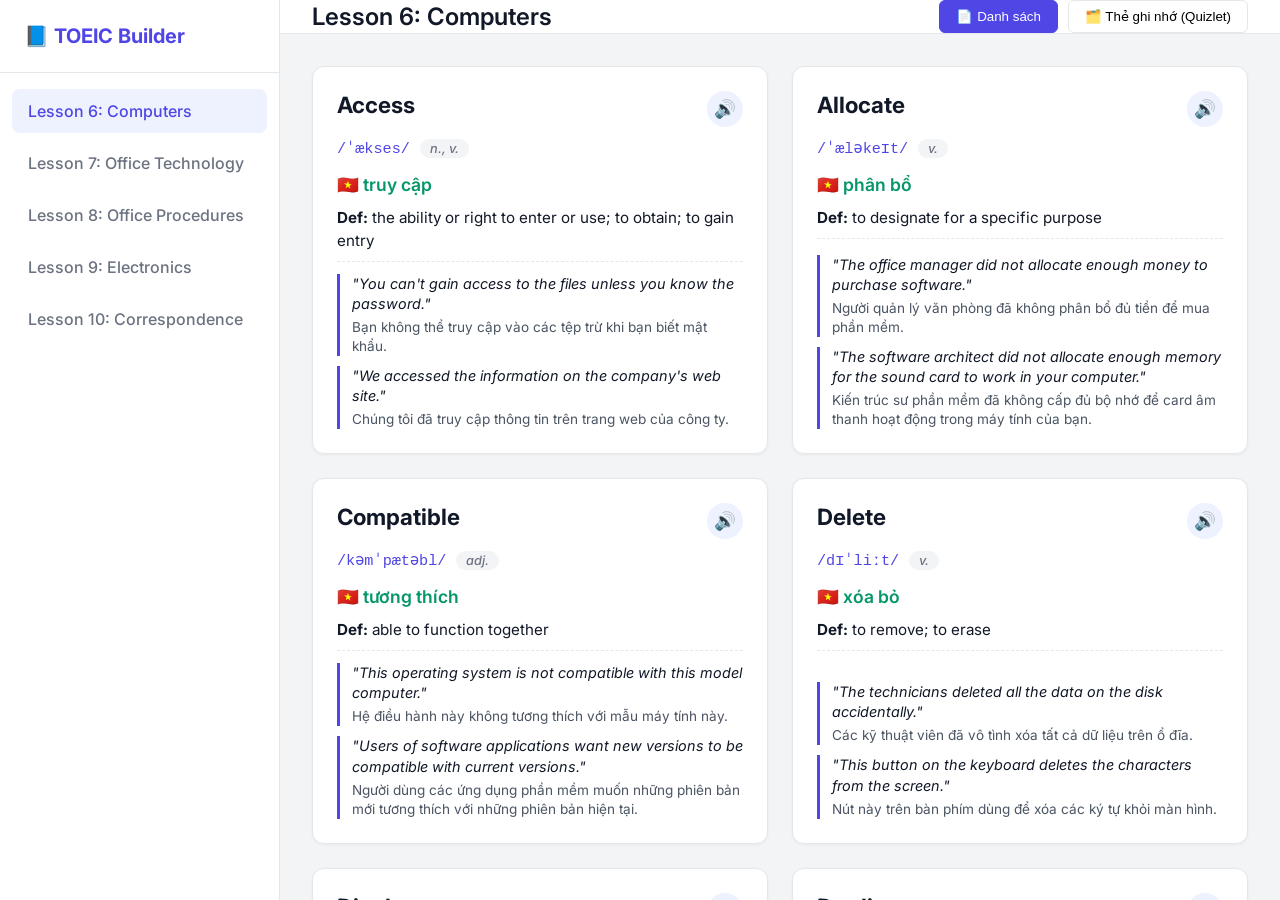
<file: index.html>
<!DOCTYPE html>
<html lang="vi">
<head>
    <meta charset="UTF-8">
    <meta name="viewport" content="width=device-width, initial-scale=1.0">
    <title>TOEIC Vocabulary - SaaS Learning (Pro Version)</title>
    <link rel="preconnect" href="https://fonts.googleapis.com">
    <link rel="preconnect" href="https://fonts.gstatic.com" crossorigin>
    <link href="https://fonts.googleapis.com/css2?family=Inter:wght@400;500;600;700&display=swap" rel="stylesheet">
    
    <style>
        :root {
            --primary: #4F46E5;
            --primary-hover: #4338CA;
            --bg-color: #F3F4F6;
            --surface: #FFFFFF;
            --text-main: #111827;
            --text-muted: #6B7280;
            --border-color: #E5E7EB;
            --sidebar-width: 280px;
            --vi-color: #059669; /* Màu xanh lá cho tiếng việt */
            --ex-vi-color: #4B5563; 
        }

        * { box-sizing: border-box; margin: 0; padding: 0; }
        body { font-family: 'Inter', sans-serif; background-color: var(--bg-color); color: var(--text-main); display: flex; height: 100vh; overflow: hidden; }

        /* Sidebar */
        .sidebar { width: var(--sidebar-width); background-color: var(--surface); border-right: 1px solid var(--border-color); display: flex; flex-direction: column; }
        .sidebar-header { padding: 24px; border-bottom: 1px solid var(--border-color); display: flex; align-items: center; }
        .sidebar-header h2 { font-size: 1.25rem; font-weight: 700; color: var(--primary); }
        .menu-list { list-style: none; padding: 16px 12px; overflow-y: auto; flex: 1; } 
        .menu-item { padding: 12px 16px; margin-bottom: 8px; border-radius: 8px; cursor: pointer; font-weight: 500; color: var(--text-muted); transition: all 0.2s ease; display: flex; align-items: center; }
        .menu-item:hover { background-color: #F9FAFB; color: var(--text-main); }
        .menu-item.active { background-color: #EEF2FF; color: var(--primary); }

        /* Main Content */
        .main-wrapper { flex: 1; display: flex; flex-direction: column; overflow-y: auto; position: relative; }
        .topbar { height: 73px; background-color: var(--surface); border-bottom: 1px solid var(--border-color); display: flex; align-items: center; justify-content: space-between; padding: 0 32px; position: sticky; top: 0; z-index: 10; }
        .topbar h1 { font-size: 1.5rem; font-weight: 600; }
        
        .view-controls { display: flex; gap: 10px; }
        .btn { padding: 8px 16px; border-radius: 6px; border: 1px solid var(--border-color); background: var(--surface); cursor: pointer; font-weight: 500; transition: 0.2s; }
        .btn.active { background: var(--primary); color: white; border-color: var(--primary); }
        .btn:hover:not(.active) { background: #F9FAFB; }

        .content { padding: 32px; flex: 1; display: flex; flex-direction: column; }

        /* List View */
        .grid { display: grid; grid-template-columns: repeat(auto-fill, minmax(360px, 1fr)); gap: 24px; }
        .flatcard { background-color: var(--surface); border-radius: 12px; padding: 24px; border: 1px solid var(--border-color); box-shadow: 0 1px 3px rgba(0,0,0,0.05); display: flex; flex-direction: column; gap: 12px; transition: transform 0.2s ease, box-shadow 0.2s ease; }
        .flatcard:hover { transform: translateY(-4px); box-shadow: 0 10px 15px -3px rgba(0,0,0,0.1); }
        .card-header { display: flex; justify-content: space-between; align-items: flex-start; }
        .word { font-size: 1.4rem; font-weight: 700; color: var(--text-main); text-transform: capitalize; }
        .speak-btn { background-color: #EEF2FF; border: none; border-radius: 50%; width: 36px; height: 36px; display: flex; align-items: center; justify-content: center; cursor: pointer; font-size: 1.1rem; color: var(--primary); transition: 0.2s; flex-shrink: 0;}
        .speak-btn:hover { background-color: #E0E7FF; transform: scale(1.05); }
        .lexical-info { display: flex; align-items: center; gap: 10px; flex-wrap: wrap;}
        .phonetics { font-family: 'Courier New', Courier, monospace; color: var(--primary); font-size: 0.95rem; }
        .pos { padding: 2px 10px; border-radius: 12px; background-color: #F3F4F6; color: var(--text-muted); font-size: 0.8rem; font-style: italic; font-weight: 500; }
        .vi-meaning { font-size: 1.1rem; font-weight: 600; color: var(--vi-color); margin-top: 4px; }
        .definition { font-size: 0.95rem; line-height: 1.5; color: var(--text-main); padding-bottom: 8px; border-bottom: 1px dashed var(--border-color);}
        
        .examples-container { margin-top: auto; display: flex; flex-direction: column; gap: 10px; }
        .example-item { border-left: 3px solid var(--primary); padding-left: 12px; }
        .ex-en { font-size: 0.9rem; font-style: italic; color: var(--text-main); margin-bottom: 4px; line-height: 1.4;}
        .ex-vi { font-size: 0.85rem; color: var(--ex-vi-color); line-height: 1.4;}

        /* Quizlet Mode */
        .quizlet-container { display: none; flex-direction: column; align-items: center; width: 100%; max-width: 800px; margin: 0 auto; flex: 1; }
        .quizlet-settings { display: flex; gap: 15px; margin-bottom: 24px; background: var(--surface); padding: 12px 24px; border-radius: 8px; border: 1px solid var(--border-color); }
        .quizlet-settings select { padding: 6px 12px; border-radius: 4px; border: 1px solid var(--border-color); outline: none; font-family: inherit; }
        
        .flashcard-scene { width: 100%; height: 500px; perspective: 1000px; cursor: pointer; margin-bottom: 24px; }
        .flashcard-inner { width: 100%; height: 100%; transition: transform 0.6s cubic-bezier(0.4, 0.2, 0.2, 1); transform-style: preserve-3d; position: relative; }
        .flashcard-scene.is-flipped .flashcard-inner { transform: rotateX(180deg); }
        
        .flashcard-face { position: absolute; width: 100%; height: 100%; backface-visibility: hidden; background: var(--surface); border-radius: 16px; border: 2px solid var(--border-color); box-shadow: 0 4px 6px -1px rgba(0,0,0,0.1); display: flex; flex-direction: column; align-items: center; justify-content: center; padding: 40px; text-align: center; overflow-y: auto;}
        .flashcard-back { transform: rotateX(180deg); background: #F9FAFB; justify-content: flex-start; text-align: left; align-items: flex-start; padding: 30px 40px;}
        
        .fc-word { font-size: 3rem; font-weight: 700; color: var(--text-main); margin-bottom: 16px; text-transform: capitalize;}
        .fc-vi { font-size: 2rem; font-weight: 700; color: var(--vi-color); margin-bottom: 10px;}
        .fc-phonetics { font-size: 1.2rem; color: var(--primary); margin-bottom: 15px; font-family: monospace; }
        .fc-def { font-size: 1.05rem; color: var(--text-muted); margin-bottom: 20px; width: 100%; border-bottom: 1px solid var(--border-color); padding-bottom: 15px;}
        
        .fc-audio { position: absolute; top: 20px; right: 20px; background: #EEF2FF; border: none; border-radius: 50%; width: 44px; height: 44px; font-size: 1.3rem; cursor: pointer; color: var(--primary); transition: 0.2s;}
        .fc-audio:hover { background: #E0E7FF; transform: scale(1.1); }

        .quizlet-controls { display: flex; align-items: center; gap: 20px; }
        .control-btn { background: var(--surface); border: 1px solid var(--border-color); padding: 12px 24px; border-radius: 50px; font-weight: 600; cursor: pointer; transition: 0.2s; display: flex; align-items: center; gap: 8px; }
        .control-btn:hover { background: var(--primary); color: white; border-color: var(--primary); }
        .progress-text { font-weight: 600; color: var(--text-muted); }
    </style>
</head>
<body>

    <aside class="sidebar">
        <div class="sidebar-header">
            <h2>📘 TOEIC Builder</h2>
        </div>
        <ul class="menu-list" id="sidebar-menu"></ul>
    </aside>

    <main class="main-wrapper">
        <header class="topbar">
            <h1 id="main-title">Select a Lesson</h1>
            <div class="view-controls">
                <button class="btn active" id="btn-list" onclick="switchView('list')">📄 Danh sách</button>
                <button class="btn" id="btn-quizlet" onclick="switchView('quizlet')">🗂️ Thẻ ghi nhớ (Quizlet)</button>
            </div>
        </header>

        <section class="content">
            <div class="grid" id="word-grid"></div>

            <div class="quizlet-container" id="quizlet-view">
                <div class="quizlet-settings">
                    <label><strong>Chế độ lật thẻ:</strong></label>
                    <select id="card-mode" onchange="renderFlashcard()">
                        <option value="en-vi">Anh ➔ Việt</option>
                        <option value="vi-en">Việt ➔ Anh</option>
                        <option value="mixed">Lẫn lộn (Mixed)</option>
                    </select>
                </div>

                <div class="flashcard-scene" id="flashcard" onclick="flipCard()">
                    <div class="flashcard-inner" id="flashcard-inner">
                        <div class="flashcard-face flashcard-front" id="fc-front"></div>
                        <div class="flashcard-face flashcard-back" id="fc-back"></div>
                    </div>
                </div>

                <div class="quizlet-controls">
                    <button class="control-btn" onclick="prevCard(); event.stopPropagation();">⬅️ Trước</button>
                    <span class="progress-text" id="fc-progress">1 / 12</span>
                    <button class="control-btn" onclick="nextCard(); event.stopPropagation();">Sau ➡️</button>
                </div>
                <p style="margin-top: 16px; color: var(--text-muted); font-size: 0.85rem;">Mẹo: Click vào thẻ hoặc nhấn Phím Cách (Space) để lật. Dùng phím ⬅️ ➡️ để chuyển từ.</p>
            </div>
        </section>
    </main>

    <script>
        // CẬP NHẬT DATABASE: Lessons 6-10 theo file tài liệu
        const toeicData = [
            {
                id: 6, title: "Lesson 6: Computers",
                words: [
                    { word: "access", vi: "truy cập", phonetics: "/ˈækses/", pos: "n., v.", def: "the ability or right to enter or use; to obtain; to gain entry", 
                      examples: [
                          { en: "You can't gain access to the files unless you know the password.", vi: "Bạn không thể truy cập vào các tệp trừ khi bạn biết mật khẩu." },
                          { en: "We accessed the information on the company's web site.", vi: "Chúng tôi đã truy cập thông tin trên trang web của công ty." }
                      ] 
                    },
                    { word: "allocate", vi: "phân bổ", phonetics: "/ˈæləkeɪt/", pos: "v.", def: "to designate for a specific purpose", 
                      examples: [
                          { en: "The office manager did not allocate enough money to purchase software.", vi: "Người quản lý văn phòng đã không phân bổ đủ tiền để mua phần mềm." },
                          { en: "The software architect did not allocate enough memory for the sound card to work in your computer.", vi: "Kiến trúc sư phần mềm đã không cấp đủ bộ nhớ để card âm thanh hoạt động trong máy tính của bạn." }
                      ] 
                    },
                    { word: "compatible", vi: "tương thích", phonetics: "/kəmˈpætəbl/", pos: "adj.", def: "able to function together", 
                      examples: [
                          { en: "This operating system is not compatible with this model computer.", vi: "Hệ điều hành này không tương thích với mẫu máy tính này." },
                          { en: "Users of software applications want new versions to be compatible with current versions.", vi: "Người dùng các ứng dụng phần mềm muốn những phiên bản mới tương thích với những phiên bản hiện tại." }
                      ] 
                    },
                    { word: "delete", vi: "xóa bỏ", phonetics: "/dɪˈliːt/", pos: "v.", def: "to remove; to erase", 
                      examples: [
                          { en: "The technicians deleted all the data on the disk accidentally.", vi: "Các kỹ thuật viên đã vô tình xóa tất cả dữ liệu trên ổ đĩa." },
                          { en: "This button on the keyboard deletes the characters from the screen.", vi: "Nút này trên bàn phím dùng để xóa các ký tự khỏi màn hình." }
                      ] 
                    },
                    { word: "display", vi: "hiển thị", phonetics: "/dɪˈspleɪ/", pos: "n., v.", def: "what is visible on a monitor; to show", 
                      examples: [
                          { en: "The light on the LCD display is too weak.", vi: "Đèn trên màn hình LCD quá yếu." },
                          { en: "The accounting program displays a current balance when opened.", vi: "Chương trình kế toán hiển thị số dư hiện tại khi được mở." }
                      ] 
                    },
                    { word: "duplicate", vi: "sao chép, bản sao", phonetics: "/ˈdjuːplɪkeɪt/", pos: "v., n.", def: "to produce something equal; to make identical", 
                      examples: [
                          { en: "I think the new word processing program will duplicate the success of the one introduced last year.", vi: "Tôi nghĩ chương trình soạn thảo văn bản mới sẽ tái hiện lại sự thành công của chương trình được ra mắt năm ngoái." },
                          { en: "Before you leave, please duplicate that file by making a copy on the CD-ROM.", vi: "Trước khi bạn rời đi, vui lòng sao chép tệp đó bằng cách tạo một bản sao trên CD-ROM." }
                      ] 
                    },
                    { word: "failure", vi: "sự thất bại", phonetics: "/ˈfeɪljə(r)/", pos: "n.", def: "an unsuccessful work or effort", 
                      examples: [
                          { en: "Your failure to inform us about the changed password cost the company a day's work.", vi: "Việc bạn không thông báo cho chúng tôi về mật khẩu bị thay đổi đã làm công ty mất một ngày làm việc." },
                          { en: "The repeated failure of her printer baffled the technician.", vi: "Sự cố hỏng hóc liên tục của máy in đã làm khó vị kỹ thuật viên." }
                      ] 
                    },
                    { word: "figure out", vi: "tìm ra, hiểu ra", phonetics: "/ˈfɪɡə(r) aʊt/", pos: "v.", def: "to understand; to solve", 
                      examples: [
                          { en: "By examining all of the errors, the technicians figured out how to fix the problem.", vi: "Bằng cách kiểm tra tất cả các lỗi, các kỹ thuật viên đã tìm ra cách khắc phục sự cố." },
                          { en: "We figured out that it would take us at least ten minutes to download the file.", vi: "Chúng tôi đã tính toán ra rằng sẽ mất ít nhất mười phút để tải tệp tin đó xuống." }
                      ] 
                    },
                    { word: "ignore", vi: "phớt lờ", phonetics: "/ɪɡˈnɔː(r)/", pos: "v.", def: "not to notice; to disregard", 
                      examples: [
                          { en: "When the director is working at the computer, she ignores everything around her.", vi: "Khi giám đốc đang làm việc trên máy tính, cô ấy phớt lờ mọi thứ xung quanh." },
                          { en: "Don't ignore the technician's advice when connecting cables.", vi: "Đừng phớt lờ lời khuyên của kỹ thuật viên khi kết nối các loại cáp." }
                      ] 
                    },
                    { word: "search", vi: "tìm kiếm", phonetics: "/sɜːtʃ/", pos: "n., v.", def: "investigation; to look for", 
                      examples: [
                          { en: "Our search of the database produced very little information.", vi: "Việc tìm kiếm trong cơ sở dữ liệu của chúng tôi mang lại rất ít thông tin." },
                          { en: "The computer searched for all names that began with W.", vi: "Máy tính đã tìm kiếm tất cả các tên bắt đầu bằng chữ W." }
                      ] 
                    },
                    { word: "shut down", vi: "tắt máy", phonetics: "/ʃʌt daʊn/", pos: "v.", def: "to turn off; to cease operations", 
                      examples: [
                          { en: "Please shut down the computer before you leave.", vi: "Vui lòng tắt máy tính trước khi bạn rời đi." },
                          { en: "We always shut down the air conditioning system on the weekend.", vi: "Chúng tôi luôn luôn tắt hệ thống điều hòa không khí vào cuối tuần." }
                      ] 
                    },
                    { word: "warning", vi: "cảnh báo", phonetics: "/ˈwɔːnɪŋ/", pos: "n.", def: "an alert to danger or problems", 
                      examples: [
                          { en: "The red flashing light gives a warning to users that the battery is low.", vi: "Đèn nhấp nháy màu đỏ đưa ra lời cảnh báo cho người dùng rằng pin đang ở mức thấp." },
                          { en: "Flashing images on a web page are warnings to attract users' attention.", vi: "Hình ảnh nhấp nháy trên một trang web là những cảnh báo nhằm thu hút sự chú ý của người dùng." }
                      ] 
                    }
                ]
            },
            {
                id: 7, title: "Lesson 7: Office Technology",
                words: [
                    { word: "affordable", vi: "giá cả phải chăng", phonetics: "/əˈfɔːdəbl/", pos: "adj.", def: "able to be paid for; not too expensive", 
                      examples: [
                          { en: "The company's first priority was to find an affordable phone system.", vi: "Ưu tiên hàng đầu của công ty là tìm một hệ thống điện thoại có mức giá phải chăng." },
                          { en: "Obviously, the computer systems that are affordable for a Fortune 500 company will not be affordable for a small company.", vi: "Rõ ràng, các hệ thống máy tính có mức giá phải chăng đối với một công ty thuộc nhóm Fortune 500 sẽ không thể chi trả được đối với một công ty nhỏ." }
                      ] 
                    },
                    { word: "as needed", vi: "khi cần thiết", phonetics: "/æz ˈniːdɪd/", pos: "adv.", def: "as necessary", 
                      examples: [
                          { en: "The courier service did not come every day, only as needed.", vi: "Dịch vụ chuyển phát không đến mỗi ngày, mà chỉ đến khi cần." },
                          { en: "The service contract states that repairs will be made on an as-needed basis.", vi: "Hợp đồng dịch vụ nêu rõ rằng việc sửa chữa sẽ được thực hiện khi có nhu cầu cần thiết." }
                      ] 
                    },
                    { word: "be in charge of", vi: "chịu trách nhiệm", phonetics: "/bi ɪn tʃɑːdʒ əv/", pos: "v.", def: "to be in control or command of", 
                      examples: [
                          { en: "He appointed someone to be in charge of maintaining a supply of paper in the fax machine.", vi: "Anh ấy đã chỉ định người chịu trách nhiệm duy trì nguồn cung cấp giấy trong máy fax." },
                          { en: "Your computer should not be in charge of you, rather you should be in charge of your computer.", vi: "Máy tính không nên là thứ điều khiển bạn, thay vào đó bạn mới là người điều khiển chiếc máy tính của mình." }
                      ] 
                    },
                    { word: "capacity", vi: "sức chứa, công suất", phonetics: "/kəˈpæsəti/", pos: "n.", def: "the ability to contain or hold; the maximum that something can hold or do", 
                      examples: [
                          { en: "The new conference room is much larger and has a capacity of one hundred people.", vi: "Phòng họp mới lớn hơn rất nhiều và có sức chứa lên đến một trăm người." },
                          { en: "The memory requirements of this software application exceed the capacity of our computers.", vi: "Các yêu cầu về bộ nhớ của ứng dụng phần mềm này đã vượt quá công suất máy tính của chúng tôi." }
                      ] 
                    },
                    { word: "durable", vi: "bền bỉ", phonetics: "/ˈdjʊərəbl/", pos: "adj.", def: "sturdy, strong, lasting", 
                      examples: [
                          { en: "This printer is so durable that, with a little care, it will last another five years.", vi: "Máy in này bền bỉ tới mức chỉ cần cẩn thận một chút, nó có thể dùng được thêm năm năm nữa." },
                          { en: "These chairs are more durable than the first ones we looked at.", vi: "Những chiếc ghế này bền hơn những chiếc đầu tiên mà chúng ta đã xem." }
                      ] 
                    },
                    { word: "initiative", vi: "sáng kiến, sự khởi xướng", phonetics: "/ɪˈnɪʃətɪv/", pos: "n.", def: "the first step; an active role", 
                      examples: [
                          { en: "Employees are encouraged to take the initiative and share their ideas with management.", vi: "Nhân viên được khuyến khích chủ động khởi xướng và chia sẻ những ý tưởng của họ với ban quản lý." },
                          { en: "Our technology initiative involves an exciting new database system and will help us revolutionize our customer service.", vi: "Sáng kiến công nghệ của chúng tôi bao gồm một hệ thống cơ sở dữ liệu mới thú vị và sẽ giúp chúng tôi cách mạng hóa dịch vụ khách hàng của mình." }
                      ] 
                    },
                    { word: "physically", vi: "về mặt thể chất, vật lý", phonetics: "/ˈfɪzɪkli/", pos: "adv.", def: "with the senses; of the body", 
                      examples: [
                          { en: "The computer screen is making her physically sick.", vi: "Màn hình máy tính đang làm cô ấy kiệt sức về mặt thể chất." },
                          { en: "Physically moving your screen from one place on the desk to another can help reduce same-position-strain syndrome.", vi: "Di chuyển màn hình theo cách vật lý từ chỗ này sang chỗ khác trên bàn có thể giúp giảm hội chứng căng thẳng do giữ nguyên tư thế." }
                      ] 
                    },
                    { word: "provider", vi: "nhà cung cấp", phonetics: "/prəˈvaɪdə(r)/", pos: "n.", def: "a supplier", 
                      examples: [
                          { en: "The department was extremely pleased with the service they received from the phone provider.", vi: "Bộ phận này đã vô cùng hài lòng với dịch vụ mà họ nhận được từ nhà cung cấp điện thoại." },
                          { en: "As your health service provider, we want to make sure you are happy and satisfied with the service you are receiving.", vi: "Với tư cách là nhà cung cấp dịch vụ y tế của bạn, chúng tôi muốn đảm bảo rằng bạn vui vẻ và hài lòng với dịch vụ mà bạn đang nhận." }
                      ] 
                    },
                    { word: "recur", vi: "tái diễn", phonetics: "/rɪˈkɜː(r)/", pos: "v.", def: "to occur again or repeatedly", 
                      examples: [
                          { en: "The subject of decreasing sales recurs in each meeting, sometimes several times.", vi: "Chủ đề về việc doanh số bị sụt giảm lặp đi lặp lại trong mỗi cuộc họp, đôi khi là vài lần." },
                          { en: "The managers did not want that particular error to recur.", vi: "Các nhà quản lý không muốn lỗi cụ thể đó lặp lại một lần nào nữa." }
                      ] 
                    },
                    { word: "reduction", vi: "sự giảm bớt", phonetics: "/rɪˈdʌkʃn/", pos: "n.", def: "a lessening; a decrease", 
                      examples: [
                          { en: "The outlet store gave a 20 percent reduction in the price of the shelves and bookcases.", vi: "Cửa hàng đại lý đã giảm giá 20% cho các kệ và tủ sách." },
                          { en: "The reduction in office staff has made it necessary to automate more job functions.", vi: "Sự cắt giảm về số lượng nhân viên văn phòng đã khiến việc tự động hóa các chức năng công việc trở nên cần thiết hơn." }
                      ] 
                    },
                    { word: "stay on top of", vi: "cập nhật tình hình", phonetics: "/steɪ ɒn tɒp əv/", pos: "v.", def: "to know what is going on; to know the latest information", 
                      examples: [
                          { en: "In order to stay on top of her employees' progress, she arranged weekly breakfast meetings.", vi: "Để luôn cập nhật tiến độ của nhân viên, cô ấy đã sắp xếp các cuộc họp ăn sáng diễn ra hằng tuần." },
                          { en: "In this industry, you must stay on top of current developments.", vi: "Trong ngành này, bạn phải luôn nắm bắt được những sự phát triển mới nhất." }
                      ] 
                    },
                    { word: "stock", vi: "dự trữ, kho hàng", phonetics: "/stɒk/", pos: "v., n.", def: "to keep on hand; a supply", 
                      examples: [
                          { en: "The employees stocked the shelves on a weekly basis.", vi: "Các nhân viên đã dự trữ hàng lên kệ mỗi tuần một lần." },
                          { en: "The office's stock of toner for the fax machine was quickly running out.", vi: "Kho mực in dùng cho máy fax của văn phòng đang cạn kiệt nhanh chóng." }
                      ] 
                    }
                ]
            },
            {
                id: 8, title: "Lesson 8: Office Procedures",
                words: [
                    { word: "appreciation", vi: "sự đánh giá cao, cảm kích", phonetics: "/əˌpriːʃiˈeɪʃn/", pos: "n.", def: "recognition, understanding; thanks", 
                      examples: [
                          { en: "In appreciation of your hard work on the Castcon project, the department will hold a casual lunch party on November third.", vi: "Để ghi nhận và đánh giá cao sự chăm chỉ của bạn trong dự án Castcon, bộ phận sẽ tổ chức một bữa tiệc trưa thân mật vào ngày ba tháng mười một." },
                          { en: "Your appreciation of my efforts inspired me through the final stages of the construction.", vi: "Sự trân trọng của bạn dành cho những nỗ lực của tôi đã truyền cảm hứng cho tôi trong suốt những giai đoạn cuối cùng của công trình xây dựng." }
                      ] 
                    },
                    { word: "be made of", vi: "được làm từ, bao gồm", phonetics: "/bi meɪd əv/", pos: "v.", def: "to consist of", 
                      examples: [
                          { en: "This job will really test what you are made of.", vi: "Công việc này sẽ thực sự thử thách xem bản lĩnh của bạn được làm từ điều gì." },
                          { en: "People say that the negotiator has nerves made of steel.", vi: "Người ta nói rằng nhà đàm phán có tinh thần thép (dây thần kinh làm bằng thép)." }
                      ] 
                    },
                    { word: "bring in", vi: "mang đến, tuyển dụng", phonetics: "/brɪŋ ɪn/", pos: "v.", def: "to hire or recruit; to cause to appear", 
                      examples: [
                          { en: "The company president wanted to bring on an efficiency consultant.", vi: "Chủ tịch công ty muốn đưa vào một chuyên gia tư vấn về năng suất." },
                          { en: "The company brought in a new team of project planners.", vi: "Công ty đã mời về một đội ngũ nhân viên lập kế hoạch dự án mới." }
                      ] 
                    },
                    { word: "casually", vi: "một cách bình thường, không trang trọng", phonetics: "/ˈkæʒuəli/", pos: "adv.", def: "informally", 
                      examples: [
                          { en: "On Fridays, most employees dress casually.", vi: "Vào các ngày thứ Sáu, hầu hết nhân viên ăn mặc rất giản dị." },
                          { en: "Martin spoke casually, as if he were chatting with friends.", vi: "Martin nói chuyện rất bình thường, như thể anh ấy đang tán gẫu với bạn bè vậy." }
                      ] 
                    },
                    { word: "code", vi: "quy tắc", phonetics: "/kəʊd/", pos: "n.", def: "rules of behavior", 
                      examples: [
                          { en: "The new employees observed the unwritten code of conduct in their first week on the job.", vi: "Những nhân viên mới đã quan sát được bộ quy tắc ứng xử bất thành văn trong tuần đầu tiên họ nhận việc." },
                          { en: "Even the most traditional companies are changing their dress code to something less formal.", vi: "Ngay cả những công ty truyền thống nhất cũng đang thay đổi quy định về trang phục của họ sang những thứ bớt trang trọng hơn." }
                      ] 
                    },
                    { word: "expose", vi: "phơi bày, tiếp xúc", phonetics: "/ɪkˈspəʊz/", pos: "v.", def: "to make aware; to give experience", 
                      examples: [
                          { en: "Mergers require that employees be exposed to different business practices.", vi: "Các vụ sáp nhập yêu cầu các nhân viên phải được tiếp xúc với những thực tiễn kinh doanh khác nhau." },
                          { en: "The new hires' week in each department exposed them to the various functions in the company.", vi: "Một tuần làm việc tại mỗi bộ phận đã giúp những nhân viên mới tiếp xúc với nhiều chức năng đa dạng trong công ty." }
                      ] 
                    },
                    { word: "glimpse", vi: "cái nhìn thoáng qua", phonetics: "/ɡlɪmps/", pos: "n.", def: "a quick look", 
                      examples: [
                          { en: "The secretary caught a glimpse of her new boss as she was leaving the office.", vi: "Người thư ký đã thoáng thấy người sếp mới của mình khi cô đang rời khỏi văn phòng." },
                          { en: "After one year with the company, he still felt as though he had only a glimpse of the overall operations.", vi: "Sau một năm gắn bó với công ty, anh ấy vẫn cảm thấy như thể bản thân chỉ mới có một cái nhìn thoáng qua về các hoạt động tổng thể." }
                      ] 
                    },
                    { word: "out of", vi: "hết, thiếu", phonetics: "/aʊt əv/", pos: "adj.", def: "no longer having, missing", 
                      examples: [
                          { en: "Orders should be placed before you run out of the supplies.", vi: "Các đơn đặt hàng nên được thực hiện trước khi bạn hết nguồn vật tư." },
                          { en: "The presenter ran out of time before he reached his conclusion.", vi: "Người thuyết trình đã bị hết thời gian trước khi anh ấy có thể đi tới phần kết luận." }
                      ] 
                    },
                    { word: "outdated", vi: "lỗi thời", phonetics: "/ˌaʊtˈdeɪtɪd/", pos: "adj.", def: "obsolete; not currently in use", 
                      examples: [
                          { en: "The purpose of the seminar is to have employees identify outdated methods and procedures.", vi: "Mục đích của cuộc hội thảo là để các nhân viên nhận diện ra những phương pháp và quy trình đã bị lỗi thời." },
                          { en: "Before you do a mailing, make sure that none of the addresses is outdated.", vi: "Trước khi bạn gửi thư, hãy đảm bảo rằng không có địa chỉ nào đã bị lỗi thời." }
                      ] 
                    },
                    { word: "practice", vi: "thực tiễn, thói quen", phonetics: "/ˈpræktɪs/", pos: "n., v.", def: "method of doing something; to repeat in order to learn", 
                      examples: [
                          { en: "The manager had started her practice of weekly breakfast meetings more than twenty years ago.", vi: "Người quản lý đã bắt đầu thói quen tổ chức các cuộc họp ăn sáng hàng tuần của cô ấy từ hơn hai mươi năm trước." },
                          { en: "Bill practiced answering the telephone until he was satisfied.", vi: "Bill đã thực hành cách trả lời điện thoại cho đến khi anh ấy cảm thấy hài lòng." }
                      ] 
                    },
                    { word: "reinforce", vi: "củng cố", phonetics: "/ˌriːɪnˈfɔːs/", pos: "v.", def: "to strengthen, support", 
                      examples: [
                          { en: "The financial officer's unconventional method of analyzing data was reinforced by the business journal article.", vi: "Phương pháp phân tích dữ liệu độc đáo của viên chức tài chính đã được củng cố bằng bài viết trên tạp chí kinh doanh." },
                          { en: "Employees reinforced their learning with practice in the workplace.", vi: "Các nhân viên củng cố việc học của họ bằng cách thực hành ngay tại nơi làm việc." }
                      ] 
                    },
                    { word: "verbally", vi: "bằng lời nói", phonetics: "/ˈvɜːbəli/", pos: "adv.", def: "in spoken form", 
                      examples: [
                          { en: "She verbally reprimanded the new hire in front of his entire team.", vi: "Cô ấy đã khiển trách bằng lời nói đối với nhân viên mới trước mặt toàn bộ đội ngũ của anh ta." },
                          { en: "The guarantee was made only verbally.", vi: "Lời cam kết bảo hành chỉ được đưa ra bằng miệng." }
                      ] 
                    }
                ]
            },
            {
                id: 9, title: "Lesson 9: Electronics",
                words: [
                    { word: "disk", vi: "đĩa (lưu trữ)", phonetics: "/dɪsk/", pos: "n.", def: "an object used to store digital information", 
                      examples: [
                          { en: "The head of the optical disk reader was dirty.", vi: "Đầu của đầu đọc đĩa quang đã bị bẩn." },
                          { en: "Rewritable compact discs are more expensive than read-only CDs.", vi: "Đĩa compact có thể ghi lại thì đắt hơn so với những loại đĩa CD chỉ đọc." }
                      ] 
                    },
                    { word: "facilitate", vi: "tạo điều kiện thuận lợi", phonetics: "/fəˈsɪlɪteɪt/", pos: "v.", def: "to make easier", 
                      examples: [
                          { en: "The computer program facilitated the scheduling of appointments.", vi: "Chương trình máy tính đã tạo điều kiện thuận lợi cho việc lên lịch các cuộc hẹn." },
                          { en: "The director tried to facilitate the transition to the new policy by meeting with all staff who would be affected.", vi: "Giám đốc đã cố gắng tạo điều kiện thuận lợi cho việc chuyển đổi sang chính sách mới bằng cách gặp gỡ tất cả những nhân viên sẽ bị ảnh hưởng." }
                      ] 
                    },
                    { word: "network", vi: "mạng lưới", phonetics: "/ˈnetwɜːk/", pos: "v., n.", def: "to connect; an interconnected group or system", 
                      examples: [
                          { en: "The recent graduate networked with her mother's coworkers.", vi: "Cô sinh viên mới tốt nghiệp đã xây dựng mạng lưới quan hệ với các đồng nghiệp của mẹ mình." },
                          { en: "We set up a new network in my office to share files.", vi: "Chúng tôi đã thiết lập một mạng lưới mới trong văn phòng của tôi để chia sẻ các tệp tin." }
                      ] 
                    },
                    { word: "popularity", vi: "sự phổ biến", phonetics: "/ˌpɒpjuˈlærəti/", pos: "n.", def: "the state of being widely admired, sought, or accepted", 
                      examples: [
                          { en: "After the new commercials began running, the popularity of the batteries increased significantly.", vi: "Sau khi các quảng cáo thương mại mới bắt đầu được phát sóng, mức độ phổ biến của các loại pin đã tăng lên đáng kể." },
                          { en: "This brand of computers is extremely popular among college students.", vi: "Thương hiệu máy tính này cực kỳ phổ biến trong giới sinh viên đại học." }
                      ] 
                    },
                    { word: "process", vi: "xử lý, quy trình", phonetics: "/ˈprəʊses/", pos: "v., n.", def: "to put through a series of actions; a series of operations", 
                      examples: [
                          { en: "I've processed the data I collected and have gotten some interesting results.", vi: "Tôi đã xử lý các dữ liệu mà mình thu thập được và nhận được một số kết quả thú vị." },
                          { en: "There is a process for determining why your computer is malfunctioning.", vi: "Có một quy trình để xác định lý do tại sao máy tính của bạn bị trục trặc." }
                      ] 
                    },
                    { word: "replace", vi: "thay thế", phonetics: "/rɪˈpleɪs/", pos: "v.", def: "to put back in a former place or position; to take the place of", 
                      examples: [
                          { en: "I've replaced the hard drive that was malfunctioning.", vi: "Tôi đã thay thế ổ cứng bị trục trặc." },
                          { en: "We have been looking for three months and we've found no one who can replace our former administrator.", vi: "Chúng tôi đã tìm kiếm suốt ba tháng trời và chưa tìm thấy ai có thể thay thế được quản trị viên trước đây của chúng tôi." }
                      ] 
                    },
                    { word: "revolution", vi: "cuộc cách mạng", phonetics: "/ˌrevəˈluːʃn/", pos: "n.", def: "a sudden or momentous change in a situation", 
                      examples: [
                          { en: "We see a revolution in the computer field almost every day.", vi: "Chúng ta đang chứng kiến một cuộc cách mạng trong lĩnh vực máy tính diễn ra hầu như mỗi ngày." },
                          { en: "My CD player is broken; the disk cannot make a complete revolution around the magnet.", vi: "Máy nghe đĩa CD của tôi đã bị hỏng; chiếc đĩa không thể xoay đủ một vòng quanh nam châm." }
                      ] 
                    },
                    { word: "sharp", vi: "sắc sảo, rõ rệt", phonetics: "/ʃɑːp/", pos: "adj.", def: "abrupt or acute; smart", 
                      examples: [
                          { en: "There was a sharp decline in calls to the help desk after we upgraded each employee's computer.", vi: "Đã có sự sụt giảm rõ rệt về số lượng cuộc gọi đến bộ phận hỗ trợ sau khi chúng tôi nâng cấp máy tính của từng nhân viên." },
                          { en: "The new employee proved how sharp she was when she mastered the new program in a few days.", vi: "Nhân viên mới đã chứng minh được sự nhạy bén của cô ấy khi thành thạo chương trình mới chỉ trong vài ngày." }
                      ] 
                    },
                    { word: "skill", vi: "kỹ năng", phonetics: "/skɪl/", pos: "n.", def: "a developed ability", 
                      examples: [
                          { en: "The software developer has excellent technical skills and would be an asset to our software programming team.", vi: "Nhà phát triển phần mềm có các kỹ năng kỹ thuật tuyệt vời và sẽ là một tài sản quý giá đối với đội ngũ lập trình phần mềm của chúng tôi." },
                          { en: "Salman's job as designer of electronic tools makes good use of his manual dexterity skills.", vi: "Công việc thiết kế công cụ điện tử của Salman tận dụng rất tốt các kỹ năng thao tác tay khéo léo của anh ấy." }
                      ] 
                    },
                    { word: "software", vi: "phần mềm", phonetics: "/ˈsɒftweə(r)/", pos: "n.", def: "the programs for a computer", 
                      examples: [
                          { en: "This software allows me to integrate tables and spreadsheets into my reports.", vi: "Phần mềm này cho phép tôi tích hợp các bảng biểu và bảng tính vào trong báo cáo của mình." },
                          { en: "Many computers come pre-loaded with software.", vi: "Nhiều máy tính đã được cài đặt sẵn phần mềm." }
                      ] 
                    },
                    { word: "store", vi: "lưu trữ", phonetics: "/stɔː(r)/", pos: "v.", def: "to keep", 
                      examples: [
                          { en: "You can store more data on a zip drive.", vi: "Bạn có thể lưu trữ nhiều dữ liệu hơn trên ổ đĩa zip." },
                          { en: "We store the master disks in the fireproof safe.", vi: "Chúng tôi cất giữ các đĩa gốc trong két sắt chống cháy." }
                      ] 
                    },
                    { word: "technically", vi: "về mặt kỹ thuật", phonetics: "/ˈteknɪkli/", pos: "adv.", def: "with specialized skill or knowledge", 
                      examples: [
                          { en: "Technically speaking, the virus infected only script files.", vi: "Nói một cách chính xác về mặt kỹ thuật, virus này chỉ lây nhiễm các tập tin script." },
                          { en: "The office was finally up-to-speed technically.", vi: "Văn phòng cuối cùng đã bắt kịp được tốc độ về mặt kỹ thuật." }
                      ] 
                    }
                ]
            },
            {
                id: 10, title: "Lesson 10: Correspondence",
                words: [
                    { word: "assemble", vi: "lắp ráp, tập hợp", phonetics: "/əˈsembl/", pos: "v.", def: "to put together; to bring together", 
                      examples: [
                          { en: "Her assistant copied and assembled the documents.", vi: "Trợ lý của cô ấy đã sao chép và tập hợp lại các tài liệu." },
                          { en: "The mail room clerk read the directions before assembling the parts to the new postage printer.", vi: "Nhân viên phòng thư từ đã đọc các hướng dẫn trước khi lắp ráp các bộ phận cho máy in bưu chính mới." }
                      ] 
                    },
                    { word: "beforehand", vi: "từ trước, chuẩn bị trước", phonetics: "/bɪˈfɔːhænd/", pos: "adv.", def: "in advance, in anticipation", 
                      examples: [
                          { en: "To speed up the mailing, we should prepare the labels beforehand.", vi: "Để tăng tốc độ gửi thư, chúng ta nên chuẩn bị sẵn các nhãn dán từ trước." },
                          { en: "The goods could have been shipped today had they faxed the order beforehand.", vi: "Hàng hóa đáng lẽ đã có thể được vận chuyển ngày hôm nay nếu họ fax đơn đặt hàng đến từ trước." }
                      ] 
                    },
                    { word: "complication", vi: "sự phức tạp", phonetics: "/ˌkɒmplɪˈkeɪʃn/", pos: "n.", def: "difficulty, complex situation", 
                      examples: [
                          { en: "She will have to spend two more days in the hospital due to complications during the surgery.", vi: "Cô ấy sẽ phải ở lại bệnh viện thêm hai ngày nữa do những biến chứng xảy ra trong ca phẫu thuật." },
                          { en: "Complications always arise when we try to cover too many topics in one letter.", vi: "Những sự phức tạp luôn luôn phát sinh khi chúng ta cố gắng đề cập đến quá nhiều chủ đề trong cùng một bức thư." }
                      ] 
                    },
                    { word: "courier", vi: "người đưa thư, chuyển phát nhanh", phonetics: "/ˈkʊriə(r)/", pos: "n.", def: "a messenger, an official delivery person", 
                      examples: [
                          { en: "We hired a courier to deliver the package.", vi: "Chúng tôi đã thuê một người chuyển phát nhanh để giao gói hàng." },
                          { en: "The courier service will clear the goods through customs.", vi: "Dịch vụ chuyển phát sẽ thông quan hàng hóa qua hải quan." }
                      ] 
                    },
                    { word: "express", vi: "chuyển phát nhanh", phonetics: "/ɪkˈspres/", pos: "adj.", def: "fast and direct", 
                      examples: [
                          { en: "It's important that this document be there tomorrow, so please send it express mail.", vi: "Tài liệu này bắt buộc phải có mặt ở đó vào ngày mai, vì vậy xin vui lòng gửi nó bằng thư chuyển phát nhanh." },
                          { en: "Express mail costs more than regular mail service, but it is more efficient.", vi: "Chuyển phát nhanh có chi phí cao hơn so với dịch vụ thư từ thông thường, nhưng lại hiệu quả hơn." }
                      ] 
                    },
                    { word: "fold", vi: "gấp lại", phonetics: "/fəʊld/", pos: "v.", def: "to bend paper", 
                      examples: [
                          { en: "Fold the letter into three parts before stuffing it into the envelope.", vi: "Hãy gấp bức thư làm ba phần trước khi nhét nó vào trong phong bì." },
                          { en: "Don't fold the document if it doesn't fit the envelope.", vi: "Đừng gấp tài liệu lại nếu nó không vừa với phong bì." }
                      ] 
                    },
                    { word: "layout", vi: "bố cục", phonetics: "/ˈleɪaʊt/", pos: "n.", def: "a format; the organization of material on a page", 
                      examples: [
                          { en: "We had to change the layout when we changed the size of the paper.", vi: "Chúng tôi đã phải thay đổi bố cục khi chuyển đổi kích thước của tờ giấy." },
                          { en: "The layout for the new brochure was submitted by the designer.", vi: "Bố cục cho cuốn sách giới thiệu mới đã được đệ trình bởi nhà thiết kế." }
                      ] 
                    },
                    { word: "mention", vi: "đề cập đến", phonetics: "/ˈmenʃn/", pos: "n., v.", def: "something said or written; to refer to", 
                      examples: [
                          { en: "There was no mention of the cost in the proposal.", vi: "Không hề có bất kỳ sự đề cập nào về chi phí ở trong bản đề xuất." },
                          { en: "You should mention in the letter that we can arrange for mailing the brochures as well as printing them.", vi: "Bạn nên đề cập trong thư rằng chúng ta có thể sắp xếp việc gửi các tài liệu quảng cáo này qua bưu điện cũng như việc in ấn chúng." }
                      ] 
                    },
                    { word: "petition", vi: "đơn kiến nghị", phonetics: "/pəˈtɪʃn/", pos: "n., v.", def: "a formal, written request; to make a formal request", 
                      examples: [
                          { en: "The petition was photocopied and distributed to workers who will collect the necessary signatures.", vi: "Đơn kiến nghị đã được sao chụp và phân phát cho những người công nhân sẽ đi thu thập các chữ ký cần thiết." },
                          { en: "We petitioned the postal officials to start delivering mail twice a day in business areas.", vi: "Chúng tôi đã kiến nghị với các quan chức bưu chính về việc bắt đầu giao thư hai lần một ngày tại các khu vực kinh doanh." }
                      ] 
                    },
                    { word: "proof", vi: "kiểm tra lỗi, bằng chứng", phonetics: "/pruːf/", pos: "v., n.", def: "to look for errors; evidence", 
                      examples: [
                          { en: "This letter was not proofed very carefully; it is full of typing mistakes.", vi: "Bức thư này đã không được kiểm tra lỗi một cách cẩn thận; nó chứa đầy các lỗi đánh máy." },
                          { en: "In order to get the rebate, you must send in proof of purchase.", vi: "Để có thể nhận được khoản tiền hoàn lại, bạn phải gửi kèm bằng chứng mua hàng." }
                      ] 
                    },
                    { word: "register", vi: "đăng ký", phonetics: "/ˈredʒɪstə(r)/", pos: "v., n.", def: "to record, to track; a record", 
                      examples: [
                          { en: "You can register this mail for an additional $2.20.", vi: "Bạn có thể đăng ký bảo đảm cho bức thư này với chi phí tăng thêm 2.20 đô la." },
                          { en: "Everybody needs to sign the register before entering the mail room.", vi: "Mọi người đều cần phải ký vào sổ đăng ký trước khi bước vào phòng phân loại thư." }
                      ] 
                    },
                    { word: "revise", vi: "xem xét lại, sửa đổi", phonetics: "/rɪˈvaɪz/", pos: "v.", def: "to rewrite", 
                      examples: [
                          { en: "The brochure was revised several times before it was sent to the printer.", vi: "Cuốn tài liệu quảng cáo đã được xem xét và chỉnh sửa nhiều lần trước khi được gửi đến máy in." },
                          { en: "We will need to revise the form letter since our address has changed.", vi: "Chúng tôi sẽ cần sửa đổi lại biểu mẫu thư từ vì địa chỉ của chúng tôi đã thay đổi." }
                      ] 
                    }
                ]
            }
        ];

        let currentLesson = toeicData[0];
        let currentCardIndex = 0;
        let isFlipped = false;

        // UI Elements
        const sidebarMenu = document.getElementById('sidebar-menu');
        const mainTitle = document.getElementById('main-title');
        const wordGrid = document.getElementById('word-grid');
        const quizletView = document.getElementById('quizlet-view');
        
        // App Init
        function initApp() {
            toeicData.forEach((lesson, index) => {
                const li = document.createElement('li');
                li.className = `menu-item ${index === 0 ? 'active' : ''}`;
                li.textContent = lesson.title;
                li.onclick = () => {
                    document.querySelectorAll('.menu-item').forEach(el => el.classList.remove('active'));
                    li.classList.add('active');
                    currentLesson = lesson;
                    currentCardIndex = 0;
                    renderList();
                    renderFlashcard();
                };
                sidebarMenu.appendChild(li);
            });
            renderList();
            renderFlashcard();
        }

        // Switch Tabs (List / Quizlet)
        function switchView(view) {
            document.getElementById('btn-list').classList.remove('active');
            document.getElementById('btn-quizlet').classList.remove('active');
            document.getElementById(`btn-${view}`).classList.add('active');

            if(view === 'list') {
                wordGrid.style.display = 'grid';
                quizletView.style.display = 'none';
            } else {
                wordGrid.style.display = 'none';
                quizletView.style.display = 'flex';
                renderFlashcard();
            }
        }

        // Render List View
        function renderList() {
            mainTitle.textContent = currentLesson.title;
            wordGrid.innerHTML = '';
            currentLesson.words.forEach(data => {
                const card = document.createElement('div');
                card.className = 'flatcard';
                
                // Render Examples for List
                let examplesHTML = '';
                data.examples.forEach(ex => {
                    examplesHTML += `
                        <div class="example-item">
                            <div class="ex-en">"${ex.en}"</div>
                            <div class="ex-vi">${ex.vi}</div>
                        </div>
                    `;
                });

                card.innerHTML = `
                    <div class="card-header">
                        <h3 class="word">${data.word}</h3>
                        <button class="speak-btn" onclick="playAudio('${data.word}')" title="Nghe phát âm">🔊</button>
                    </div>
                    <div class="lexical-info">
                        <span class="phonetics">${data.phonetics}</span>
                        <span class="pos">${data.pos}</span>
                    </div>
                    <div class="vi-meaning">🇻🇳 ${data.vi}</div>
                    <div class="definition"><strong>Def:</strong> ${data.def}</div>
                    <div class="examples-container">
                        ${examplesHTML}
                    </div>
                `;
                wordGrid.appendChild(card);
            });
        }

        // Quizlet Logic
        function renderFlashcard() {
            isFlipped = false;
            document.getElementById('flashcard').classList.remove('is-flipped');
            
            const wordData = currentLesson.words[currentCardIndex];
            const mode = document.getElementById('card-mode').value;
            
            let actualMode = mode;
            if (mode === 'mixed') {
                actualMode = Math.random() > 0.5 ? 'en-vi' : 'vi-en';
            }

            const frontEl = document.getElementById('fc-front');
            const backEl = document.getElementById('fc-back');

            // Render Examples for Flashcard
            let examplesHTML = '';
            wordData.examples.forEach(ex => {
                examplesHTML += `
                    <div class="example-item" style="margin-bottom: 12px;">
                        <div class="ex-en" style="color: var(--text-main);">"${ex.en}"</div>
                        <div class="ex-vi">${ex.vi}</div>
                    </div>
                `;
            });

            const frontContent = `
                <button class="fc-audio" onclick="playAudio('${wordData.word}'); event.stopPropagation();">🔊</button>
                <div class="fc-word">${wordData.word}</div>
                <div class="fc-phonetics">${wordData.phonetics} <span class="pos">${wordData.pos}</span></div>
            `;
            const backContent = `
                <div class="fc-vi">🇻🇳 ${wordData.vi}</div>
                <div class="fc-def"><strong>Def:</strong> ${wordData.def}</div>
                <div class="examples-container" style="width: 100%;">
                    ${examplesHTML}
                </div>
            `;

            if (actualMode === 'en-vi') {
                frontEl.innerHTML = frontContent;
                backEl.innerHTML = backContent;
            } else {
                frontEl.innerHTML = `<div class="fc-vi" style="font-size: 2.5rem;">🇻🇳 ${wordData.vi}</div>`;
                backEl.innerHTML = `
                    <div style="position: relative; width: 100%; text-align: center; margin-bottom: 20px; padding-bottom: 15px; border-bottom: 1px solid var(--border-color);">
                        <button class="fc-audio" style="position: relative; top: 0; right: 0; margin-bottom: 10px;" onclick="playAudio('${wordData.word}'); event.stopPropagation();">🔊</button>
                        <div class="fc-word" style="margin-bottom: 5px;">${wordData.word}</div>
                        <div class="fc-phonetics">${wordData.phonetics} <span class="pos">${wordData.pos}</span></div>
                    </div>
                    <div class="fc-def"><strong>Def:</strong> ${wordData.def}</div>
                    <div class="examples-container" style="width: 100%;">
                        ${examplesHTML}
                    </div>
                `;
            }

            document.getElementById('fc-progress').textContent = `${currentCardIndex + 1} / ${currentLesson.words.length}`;
        }

        function flipCard() {
            isFlipped = !isFlipped;
            document.getElementById('flashcard').classList.toggle('is-flipped');
        }

        function nextCard() {
            if (currentCardIndex < currentLesson.words.length - 1) {
                currentCardIndex++;
                renderFlashcard();
            }
        }

        function prevCard() {
            if (currentCardIndex > 0) {
                currentCardIndex--;
                renderFlashcard();
            }
        }

        // Bắt sự kiện bàn phím cho Quizlet
        document.addEventListener('keydown', (e) => {
            if (quizletView.style.display === 'flex') {
                if (e.code === 'Space') {
                    e.preventDefault();
                    flipCard();
                } else if (e.code === 'ArrowRight') {
                    nextCard();
                } else if (e.code === 'ArrowLeft') {
                    prevCard();
                }
            }
        });

        // Speech API
        function playAudio(text) {
            if ('speechSynthesis' in window) {
                // Hủy các giọng đọc trước đó nếu click liên tục
                window.speechSynthesis.cancel();
                const utterance = new SpeechSynthesisUtterance(text);
                utterance.lang = 'en-US'; 
                utterance.rate = 0.85; // Chỉnh tốc độ đọc chậm một chút cho dễ nghe
                window.speechSynthesis.speak(utterance);
            }
        }

        // Start
        initApp();
    </script>
</body>
</html>
</file>
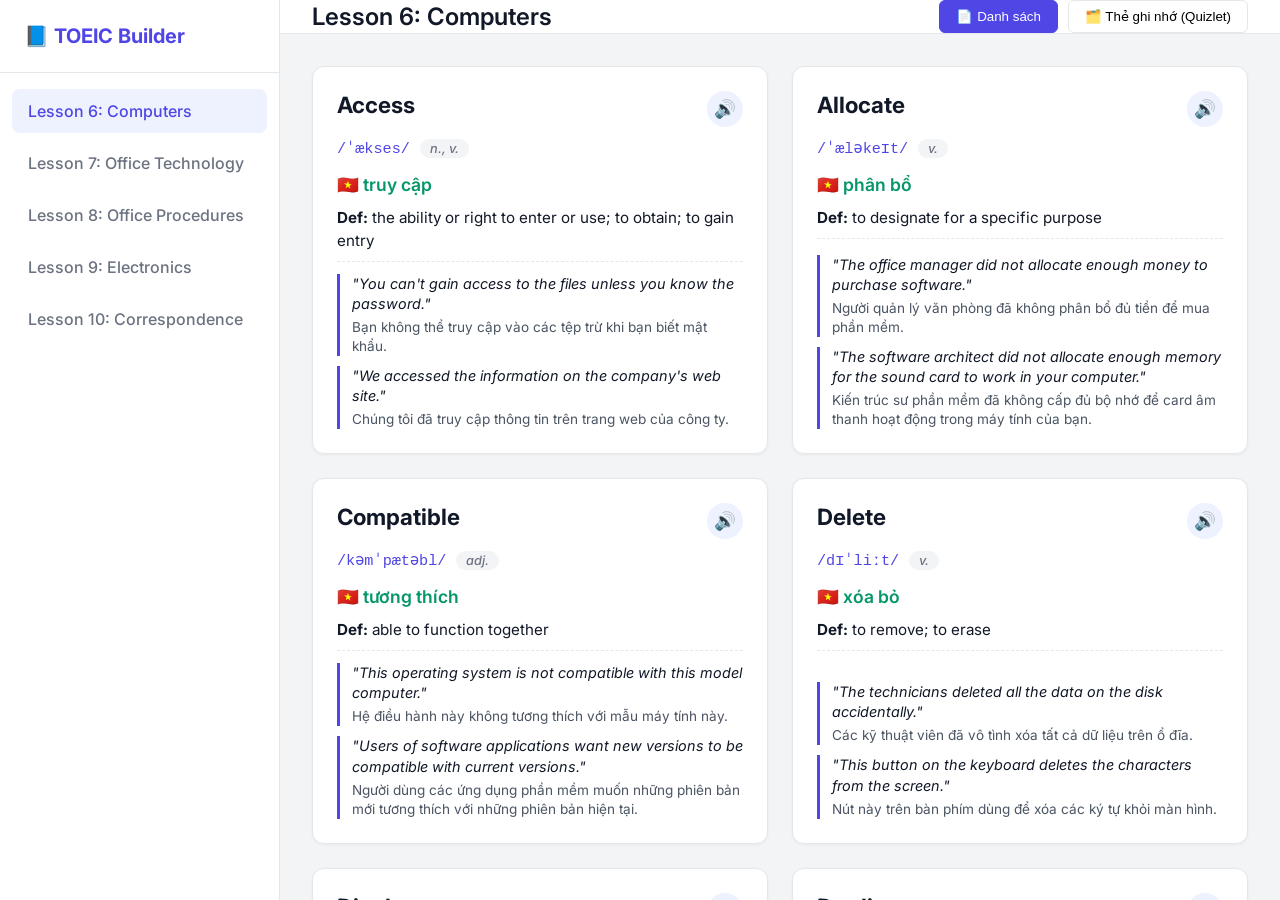
<file: flatcard.html>
<!DOCTYPE html>
<html lang="vi">
<head>
    <meta charset="UTF-8">
    <meta name="viewport" content="width=device-width, initial-scale=1.0">
    <title>TOEIC Vocabulary - SaaS Learning (Pro Version)</title>
    <link rel="preconnect" href="https://fonts.googleapis.com">
    <link rel="preconnect" href="https://fonts.gstatic.com" crossorigin>
    <link href="https://fonts.googleapis.com/css2?family=Inter:wght@400;500;600;700&display=swap" rel="stylesheet">
    
    <style>
        :root {
            --primary: #4F46E5;
            --primary-hover: #4338CA;
            --bg-color: #F3F4F6;
            --surface: #FFFFFF;
            --text-main: #111827;
            --text-muted: #6B7280;
            --border-color: #E5E7EB;
            --sidebar-width: 280px;
            --vi-color: #059669; /* Màu xanh lá cho tiếng việt */
            --ex-vi-color: #4B5563; 
        }

        * { box-sizing: border-box; margin: 0; padding: 0; }
        body { font-family: 'Inter', sans-serif; background-color: var(--bg-color); color: var(--text-main); display: flex; height: 100vh; overflow: hidden; }

        /* Sidebar */
        .sidebar { width: var(--sidebar-width); background-color: var(--surface); border-right: 1px solid var(--border-color); display: flex; flex-direction: column; }
        .sidebar-header { padding: 24px; border-bottom: 1px solid var(--border-color); display: flex; align-items: center; }
        .sidebar-header h2 { font-size: 1.25rem; font-weight: 700; color: var(--primary); }
        .menu-list { list-style: none; padding: 16px 12px; overflow-y: auto; flex: 1; } 
        .menu-item { padding: 12px 16px; margin-bottom: 8px; border-radius: 8px; cursor: pointer; font-weight: 500; color: var(--text-muted); transition: all 0.2s ease; display: flex; align-items: center; }
        .menu-item:hover { background-color: #F9FAFB; color: var(--text-main); }
        .menu-item.active { background-color: #EEF2FF; color: var(--primary); }

        /* Main Content */
        .main-wrapper { flex: 1; display: flex; flex-direction: column; overflow-y: auto; position: relative; }
        .topbar { height: 73px; background-color: var(--surface); border-bottom: 1px solid var(--border-color); display: flex; align-items: center; justify-content: space-between; padding: 0 32px; position: sticky; top: 0; z-index: 10; }
        .topbar h1 { font-size: 1.5rem; font-weight: 600; }
        
        .view-controls { display: flex; gap: 10px; }
        .btn { padding: 8px 16px; border-radius: 6px; border: 1px solid var(--border-color); background: var(--surface); cursor: pointer; font-weight: 500; transition: 0.2s; }
        .btn.active { background: var(--primary); color: white; border-color: var(--primary); }
        .btn:hover:not(.active) { background: #F9FAFB; }

        .content { padding: 32px; flex: 1; display: flex; flex-direction: column; }

        /* List View */
        .grid { display: grid; grid-template-columns: repeat(auto-fill, minmax(360px, 1fr)); gap: 24px; }
        .flatcard { background-color: var(--surface); border-radius: 12px; padding: 24px; border: 1px solid var(--border-color); box-shadow: 0 1px 3px rgba(0,0,0,0.05); display: flex; flex-direction: column; gap: 12px; transition: transform 0.2s ease, box-shadow 0.2s ease; }
        .flatcard:hover { transform: translateY(-4px); box-shadow: 0 10px 15px -3px rgba(0,0,0,0.1); }
        .card-header { display: flex; justify-content: space-between; align-items: flex-start; }
        .word { font-size: 1.4rem; font-weight: 700; color: var(--text-main); text-transform: capitalize; }
        .speak-btn { background-color: #EEF2FF; border: none; border-radius: 50%; width: 36px; height: 36px; display: flex; align-items: center; justify-content: center; cursor: pointer; font-size: 1.1rem; color: var(--primary); transition: 0.2s; flex-shrink: 0;}
        .speak-btn:hover { background-color: #E0E7FF; transform: scale(1.05); }
        .lexical-info { display: flex; align-items: center; gap: 10px; flex-wrap: wrap;}
        .phonetics { font-family: 'Courier New', Courier, monospace; color: var(--primary); font-size: 0.95rem; }
        .pos { padding: 2px 10px; border-radius: 12px; background-color: #F3F4F6; color: var(--text-muted); font-size: 0.8rem; font-style: italic; font-weight: 500; }
        .vi-meaning { font-size: 1.1rem; font-weight: 600; color: var(--vi-color); margin-top: 4px; }
        .definition { font-size: 0.95rem; line-height: 1.5; color: var(--text-main); padding-bottom: 8px; border-bottom: 1px dashed var(--border-color);}
        
        .examples-container { margin-top: auto; display: flex; flex-direction: column; gap: 10px; }
        .example-item { border-left: 3px solid var(--primary); padding-left: 12px; }
        .ex-en { font-size: 0.9rem; font-style: italic; color: var(--text-main); margin-bottom: 4px; line-height: 1.4;}
        .ex-vi { font-size: 0.85rem; color: var(--ex-vi-color); line-height: 1.4;}

        /* Quizlet Mode */
        .quizlet-container { display: none; flex-direction: column; align-items: center; width: 100%; max-width: 800px; margin: 0 auto; flex: 1; }
        .quizlet-settings { display: flex; gap: 15px; margin-bottom: 24px; background: var(--surface); padding: 12px 24px; border-radius: 8px; border: 1px solid var(--border-color); }
        .quizlet-settings select { padding: 6px 12px; border-radius: 4px; border: 1px solid var(--border-color); outline: none; font-family: inherit; }
        
        .flashcard-scene { width: 100%; height: 500px; perspective: 1000px; cursor: pointer; margin-bottom: 24px; }
        .flashcard-inner { width: 100%; height: 100%; transition: transform 0.6s cubic-bezier(0.4, 0.2, 0.2, 1); transform-style: preserve-3d; position: relative; }
        .flashcard-scene.is-flipped .flashcard-inner { transform: rotateX(180deg); }
        
        .flashcard-face { position: absolute; width: 100%; height: 100%; backface-visibility: hidden; background: var(--surface); border-radius: 16px; border: 2px solid var(--border-color); box-shadow: 0 4px 6px -1px rgba(0,0,0,0.1); display: flex; flex-direction: column; align-items: center; justify-content: center; padding: 40px; text-align: center; overflow-y: auto;}
        .flashcard-back { transform: rotateX(180deg); background: #F9FAFB; justify-content: flex-start; text-align: left; align-items: flex-start; padding: 30px 40px;}
        
        .fc-word { font-size: 3rem; font-weight: 700; color: var(--text-main); margin-bottom: 16px; text-transform: capitalize;}
        .fc-vi { font-size: 2rem; font-weight: 700; color: var(--vi-color); margin-bottom: 10px;}
        .fc-phonetics { font-size: 1.2rem; color: var(--primary); margin-bottom: 15px; font-family: monospace; }
        .fc-def { font-size: 1.05rem; color: var(--text-muted); margin-bottom: 20px; width: 100%; border-bottom: 1px solid var(--border-color); padding-bottom: 15px;}
        
        .fc-audio { position: absolute; top: 20px; right: 20px; background: #EEF2FF; border: none; border-radius: 50%; width: 44px; height: 44px; font-size: 1.3rem; cursor: pointer; color: var(--primary); transition: 0.2s;}
        .fc-audio:hover { background: #E0E7FF; transform: scale(1.1); }

        .quizlet-controls { display: flex; align-items: center; gap: 20px; }
        .control-btn { background: var(--surface); border: 1px solid var(--border-color); padding: 12px 24px; border-radius: 50px; font-weight: 600; cursor: pointer; transition: 0.2s; display: flex; align-items: center; gap: 8px; }
        .control-btn:hover { background: var(--primary); color: white; border-color: var(--primary); }
        .progress-text { font-weight: 600; color: var(--text-muted); }
    </style>
</head>
<body>

    <aside class="sidebar">
        <div class="sidebar-header">
            <h2>📘 TOEIC Builder</h2>
        </div>
        <ul class="menu-list" id="sidebar-menu"></ul>
    </aside>

    <main class="main-wrapper">
        <header class="topbar">
            <h1 id="main-title">Select a Lesson</h1>
            <div class="view-controls">
                <button class="btn active" id="btn-list" onclick="switchView('list')">📄 Danh sách</button>
                <button class="btn" id="btn-quizlet" onclick="switchView('quizlet')">🗂️ Thẻ ghi nhớ (Quizlet)</button>
            </div>
        </header>

        <section class="content">
            <div class="grid" id="word-grid"></div>

            <div class="quizlet-container" id="quizlet-view">
                <div class="quizlet-settings">
                    <label><strong>Chế độ lật thẻ:</strong></label>
                    <select id="card-mode" onchange="renderFlashcard()">
                        <option value="en-vi">Anh ➔ Việt</option>
                        <option value="vi-en">Việt ➔ Anh</option>
                        <option value="mixed">Lẫn lộn (Mixed)</option>
                    </select>
                </div>

                <div class="flashcard-scene" id="flashcard" onclick="flipCard()">
                    <div class="flashcard-inner" id="flashcard-inner">
                        <div class="flashcard-face flashcard-front" id="fc-front"></div>
                        <div class="flashcard-face flashcard-back" id="fc-back"></div>
                    </div>
                </div>

                <div class="quizlet-controls">
                    <button class="control-btn" onclick="prevCard(); event.stopPropagation();">⬅️ Trước</button>
                    <span class="progress-text" id="fc-progress">1 / 12</span>
                    <button class="control-btn" onclick="nextCard(); event.stopPropagation();">Sau ➡️</button>
                </div>
                <p style="margin-top: 16px; color: var(--text-muted); font-size: 0.85rem;">Mẹo: Click vào thẻ hoặc nhấn Phím Cách (Space) để lật. Dùng phím ⬅️ ➡️ để chuyển từ.</p>
            </div>
        </section>
    </main>

    <script>
        // CẬP NHẬT DATABASE: Lessons 6-10 theo file tài liệu
        const toeicData = [
            {
                id: 6, title: "Lesson 6: Computers",
                words: [
                    { word: "access", vi: "truy cập", phonetics: "/ˈækses/", pos: "n., v.", def: "the ability or right to enter or use; to obtain; to gain entry", 
                      examples: [
                          { en: "You can't gain access to the files unless you know the password.", vi: "Bạn không thể truy cập vào các tệp trừ khi bạn biết mật khẩu." },
                          { en: "We accessed the information on the company's web site.", vi: "Chúng tôi đã truy cập thông tin trên trang web của công ty." }
                      ] 
                    },
                    { word: "allocate", vi: "phân bổ", phonetics: "/ˈæləkeɪt/", pos: "v.", def: "to designate for a specific purpose", 
                      examples: [
                          { en: "The office manager did not allocate enough money to purchase software.", vi: "Người quản lý văn phòng đã không phân bổ đủ tiền để mua phần mềm." },
                          { en: "The software architect did not allocate enough memory for the sound card to work in your computer.", vi: "Kiến trúc sư phần mềm đã không cấp đủ bộ nhớ để card âm thanh hoạt động trong máy tính của bạn." }
                      ] 
                    },
                    { word: "compatible", vi: "tương thích", phonetics: "/kəmˈpætəbl/", pos: "adj.", def: "able to function together", 
                      examples: [
                          { en: "This operating system is not compatible with this model computer.", vi: "Hệ điều hành này không tương thích với mẫu máy tính này." },
                          { en: "Users of software applications want new versions to be compatible with current versions.", vi: "Người dùng các ứng dụng phần mềm muốn những phiên bản mới tương thích với những phiên bản hiện tại." }
                      ] 
                    },
                    { word: "delete", vi: "xóa bỏ", phonetics: "/dɪˈliːt/", pos: "v.", def: "to remove; to erase", 
                      examples: [
                          { en: "The technicians deleted all the data on the disk accidentally.", vi: "Các kỹ thuật viên đã vô tình xóa tất cả dữ liệu trên ổ đĩa." },
                          { en: "This button on the keyboard deletes the characters from the screen.", vi: "Nút này trên bàn phím dùng để xóa các ký tự khỏi màn hình." }
                      ] 
                    },
                    { word: "display", vi: "hiển thị", phonetics: "/dɪˈspleɪ/", pos: "n., v.", def: "what is visible on a monitor; to show", 
                      examples: [
                          { en: "The light on the LCD display is too weak.", vi: "Đèn trên màn hình LCD quá yếu." },
                          { en: "The accounting program displays a current balance when opened.", vi: "Chương trình kế toán hiển thị số dư hiện tại khi được mở." }
                      ] 
                    },
                    { word: "duplicate", vi: "sao chép, bản sao", phonetics: "/ˈdjuːplɪkeɪt/", pos: "v., n.", def: "to produce something equal; to make identical", 
                      examples: [
                          { en: "I think the new word processing program will duplicate the success of the one introduced last year.", vi: "Tôi nghĩ chương trình soạn thảo văn bản mới sẽ tái hiện lại sự thành công của chương trình được ra mắt năm ngoái." },
                          { en: "Before you leave, please duplicate that file by making a copy on the CD-ROM.", vi: "Trước khi bạn rời đi, vui lòng sao chép tệp đó bằng cách tạo một bản sao trên CD-ROM." }
                      ] 
                    },
                    { word: "failure", vi: "sự thất bại", phonetics: "/ˈfeɪljə(r)/", pos: "n.", def: "an unsuccessful work or effort", 
                      examples: [
                          { en: "Your failure to inform us about the changed password cost the company a day's work.", vi: "Việc bạn không thông báo cho chúng tôi về mật khẩu bị thay đổi đã làm công ty mất một ngày làm việc." },
                          { en: "The repeated failure of her printer baffled the technician.", vi: "Sự cố hỏng hóc liên tục của máy in đã làm khó vị kỹ thuật viên." }
                      ] 
                    },
                    { word: "figure out", vi: "tìm ra, hiểu ra", phonetics: "/ˈfɪɡə(r) aʊt/", pos: "v.", def: "to understand; to solve", 
                      examples: [
                          { en: "By examining all of the errors, the technicians figured out how to fix the problem.", vi: "Bằng cách kiểm tra tất cả các lỗi, các kỹ thuật viên đã tìm ra cách khắc phục sự cố." },
                          { en: "We figured out that it would take us at least ten minutes to download the file.", vi: "Chúng tôi đã tính toán ra rằng sẽ mất ít nhất mười phút để tải tệp tin đó xuống." }
                      ] 
                    },
                    { word: "ignore", vi: "phớt lờ", phonetics: "/ɪɡˈnɔː(r)/", pos: "v.", def: "not to notice; to disregard", 
                      examples: [
                          { en: "When the director is working at the computer, she ignores everything around her.", vi: "Khi giám đốc đang làm việc trên máy tính, cô ấy phớt lờ mọi thứ xung quanh." },
                          { en: "Don't ignore the technician's advice when connecting cables.", vi: "Đừng phớt lờ lời khuyên của kỹ thuật viên khi kết nối các loại cáp." }
                      ] 
                    },
                    { word: "search", vi: "tìm kiếm", phonetics: "/sɜːtʃ/", pos: "n., v.", def: "investigation; to look for", 
                      examples: [
                          { en: "Our search of the database produced very little information.", vi: "Việc tìm kiếm trong cơ sở dữ liệu của chúng tôi mang lại rất ít thông tin." },
                          { en: "The computer searched for all names that began with W.", vi: "Máy tính đã tìm kiếm tất cả các tên bắt đầu bằng chữ W." }
                      ] 
                    },
                    { word: "shut down", vi: "tắt máy", phonetics: "/ʃʌt daʊn/", pos: "v.", def: "to turn off; to cease operations", 
                      examples: [
                          { en: "Please shut down the computer before you leave.", vi: "Vui lòng tắt máy tính trước khi bạn rời đi." },
                          { en: "We always shut down the air conditioning system on the weekend.", vi: "Chúng tôi luôn luôn tắt hệ thống điều hòa không khí vào cuối tuần." }
                      ] 
                    },
                    { word: "warning", vi: "cảnh báo", phonetics: "/ˈwɔːnɪŋ/", pos: "n.", def: "an alert to danger or problems", 
                      examples: [
                          { en: "The red flashing light gives a warning to users that the battery is low.", vi: "Đèn nhấp nháy màu đỏ đưa ra lời cảnh báo cho người dùng rằng pin đang ở mức thấp." },
                          { en: "Flashing images on a web page are warnings to attract users' attention.", vi: "Hình ảnh nhấp nháy trên một trang web là những cảnh báo nhằm thu hút sự chú ý của người dùng." }
                      ] 
                    }
                ]
            },
            {
                id: 7, title: "Lesson 7: Office Technology",
                words: [
                    { word: "affordable", vi: "giá cả phải chăng", phonetics: "/əˈfɔːdəbl/", pos: "adj.", def: "able to be paid for; not too expensive", 
                      examples: [
                          { en: "The company's first priority was to find an affordable phone system.", vi: "Ưu tiên hàng đầu của công ty là tìm một hệ thống điện thoại có mức giá phải chăng." },
                          { en: "Obviously, the computer systems that are affordable for a Fortune 500 company will not be affordable for a small company.", vi: "Rõ ràng, các hệ thống máy tính có mức giá phải chăng đối với một công ty thuộc nhóm Fortune 500 sẽ không thể chi trả được đối với một công ty nhỏ." }
                      ] 
                    },
                    { word: "as needed", vi: "khi cần thiết", phonetics: "/æz ˈniːdɪd/", pos: "adv.", def: "as necessary", 
                      examples: [
                          { en: "The courier service did not come every day, only as needed.", vi: "Dịch vụ chuyển phát không đến mỗi ngày, mà chỉ đến khi cần." },
                          { en: "The service contract states that repairs will be made on an as-needed basis.", vi: "Hợp đồng dịch vụ nêu rõ rằng việc sửa chữa sẽ được thực hiện khi có nhu cầu cần thiết." }
                      ] 
                    },
                    { word: "be in charge of", vi: "chịu trách nhiệm", phonetics: "/bi ɪn tʃɑːdʒ əv/", pos: "v.", def: "to be in control or command of", 
                      examples: [
                          { en: "He appointed someone to be in charge of maintaining a supply of paper in the fax machine.", vi: "Anh ấy đã chỉ định người chịu trách nhiệm duy trì nguồn cung cấp giấy trong máy fax." },
                          { en: "Your computer should not be in charge of you, rather you should be in charge of your computer.", vi: "Máy tính không nên là thứ điều khiển bạn, thay vào đó bạn mới là người điều khiển chiếc máy tính của mình." }
                      ] 
                    },
                    { word: "capacity", vi: "sức chứa, công suất", phonetics: "/kəˈpæsəti/", pos: "n.", def: "the ability to contain or hold; the maximum that something can hold or do", 
                      examples: [
                          { en: "The new conference room is much larger and has a capacity of one hundred people.", vi: "Phòng họp mới lớn hơn rất nhiều và có sức chứa lên đến một trăm người." },
                          { en: "The memory requirements of this software application exceed the capacity of our computers.", vi: "Các yêu cầu về bộ nhớ của ứng dụng phần mềm này đã vượt quá công suất máy tính của chúng tôi." }
                      ] 
                    },
                    { word: "durable", vi: "bền bỉ", phonetics: "/ˈdjʊərəbl/", pos: "adj.", def: "sturdy, strong, lasting", 
                      examples: [
                          { en: "This printer is so durable that, with a little care, it will last another five years.", vi: "Máy in này bền bỉ tới mức chỉ cần cẩn thận một chút, nó có thể dùng được thêm năm năm nữa." },
                          { en: "These chairs are more durable than the first ones we looked at.", vi: "Những chiếc ghế này bền hơn những chiếc đầu tiên mà chúng ta đã xem." }
                      ] 
                    },
                    { word: "initiative", vi: "sáng kiến, sự khởi xướng", phonetics: "/ɪˈnɪʃətɪv/", pos: "n.", def: "the first step; an active role", 
                      examples: [
                          { en: "Employees are encouraged to take the initiative and share their ideas with management.", vi: "Nhân viên được khuyến khích chủ động khởi xướng và chia sẻ những ý tưởng của họ với ban quản lý." },
                          { en: "Our technology initiative involves an exciting new database system and will help us revolutionize our customer service.", vi: "Sáng kiến công nghệ của chúng tôi bao gồm một hệ thống cơ sở dữ liệu mới thú vị và sẽ giúp chúng tôi cách mạng hóa dịch vụ khách hàng của mình." }
                      ] 
                    },
                    { word: "physically", vi: "về mặt thể chất, vật lý", phonetics: "/ˈfɪzɪkli/", pos: "adv.", def: "with the senses; of the body", 
                      examples: [
                          { en: "The computer screen is making her physically sick.", vi: "Màn hình máy tính đang làm cô ấy kiệt sức về mặt thể chất." },
                          { en: "Physically moving your screen from one place on the desk to another can help reduce same-position-strain syndrome.", vi: "Di chuyển màn hình theo cách vật lý từ chỗ này sang chỗ khác trên bàn có thể giúp giảm hội chứng căng thẳng do giữ nguyên tư thế." }
                      ] 
                    },
                    { word: "provider", vi: "nhà cung cấp", phonetics: "/prəˈvaɪdə(r)/", pos: "n.", def: "a supplier", 
                      examples: [
                          { en: "The department was extremely pleased with the service they received from the phone provider.", vi: "Bộ phận này đã vô cùng hài lòng với dịch vụ mà họ nhận được từ nhà cung cấp điện thoại." },
                          { en: "As your health service provider, we want to make sure you are happy and satisfied with the service you are receiving.", vi: "Với tư cách là nhà cung cấp dịch vụ y tế của bạn, chúng tôi muốn đảm bảo rằng bạn vui vẻ và hài lòng với dịch vụ mà bạn đang nhận." }
                      ] 
                    },
                    { word: "recur", vi: "tái diễn", phonetics: "/rɪˈkɜː(r)/", pos: "v.", def: "to occur again or repeatedly", 
                      examples: [
                          { en: "The subject of decreasing sales recurs in each meeting, sometimes several times.", vi: "Chủ đề về việc doanh số bị sụt giảm lặp đi lặp lại trong mỗi cuộc họp, đôi khi là vài lần." },
                          { en: "The managers did not want that particular error to recur.", vi: "Các nhà quản lý không muốn lỗi cụ thể đó lặp lại một lần nào nữa." }
                      ] 
                    },
                    { word: "reduction", vi: "sự giảm bớt", phonetics: "/rɪˈdʌkʃn/", pos: "n.", def: "a lessening; a decrease", 
                      examples: [
                          { en: "The outlet store gave a 20 percent reduction in the price of the shelves and bookcases.", vi: "Cửa hàng đại lý đã giảm giá 20% cho các kệ và tủ sách." },
                          { en: "The reduction in office staff has made it necessary to automate more job functions.", vi: "Sự cắt giảm về số lượng nhân viên văn phòng đã khiến việc tự động hóa các chức năng công việc trở nên cần thiết hơn." }
                      ] 
                    },
                    { word: "stay on top of", vi: "cập nhật tình hình", phonetics: "/steɪ ɒn tɒp əv/", pos: "v.", def: "to know what is going on; to know the latest information", 
                      examples: [
                          { en: "In order to stay on top of her employees' progress, she arranged weekly breakfast meetings.", vi: "Để luôn cập nhật tiến độ của nhân viên, cô ấy đã sắp xếp các cuộc họp ăn sáng diễn ra hằng tuần." },
                          { en: "In this industry, you must stay on top of current developments.", vi: "Trong ngành này, bạn phải luôn nắm bắt được những sự phát triển mới nhất." }
                      ] 
                    },
                    { word: "stock", vi: "dự trữ, kho hàng", phonetics: "/stɒk/", pos: "v., n.", def: "to keep on hand; a supply", 
                      examples: [
                          { en: "The employees stocked the shelves on a weekly basis.", vi: "Các nhân viên đã dự trữ hàng lên kệ mỗi tuần một lần." },
                          { en: "The office's stock of toner for the fax machine was quickly running out.", vi: "Kho mực in dùng cho máy fax của văn phòng đang cạn kiệt nhanh chóng." }
                      ] 
                    }
                ]
            },
            {
                id: 8, title: "Lesson 8: Office Procedures",
                words: [
                    { word: "appreciation", vi: "sự đánh giá cao, cảm kích", phonetics: "/əˌpriːʃiˈeɪʃn/", pos: "n.", def: "recognition, understanding; thanks", 
                      examples: [
                          { en: "In appreciation of your hard work on the Castcon project, the department will hold a casual lunch party on November third.", vi: "Để ghi nhận và đánh giá cao sự chăm chỉ của bạn trong dự án Castcon, bộ phận sẽ tổ chức một bữa tiệc trưa thân mật vào ngày ba tháng mười một." },
                          { en: "Your appreciation of my efforts inspired me through the final stages of the construction.", vi: "Sự trân trọng của bạn dành cho những nỗ lực của tôi đã truyền cảm hứng cho tôi trong suốt những giai đoạn cuối cùng của công trình xây dựng." }
                      ] 
                    },
                    { word: "be made of", vi: "được làm từ, bao gồm", phonetics: "/bi meɪd əv/", pos: "v.", def: "to consist of", 
                      examples: [
                          { en: "This job will really test what you are made of.", vi: "Công việc này sẽ thực sự thử thách xem bản lĩnh của bạn được làm từ điều gì." },
                          { en: "People say that the negotiator has nerves made of steel.", vi: "Người ta nói rằng nhà đàm phán có tinh thần thép (dây thần kinh làm bằng thép)." }
                      ] 
                    },
                    { word: "bring in", vi: "mang đến, tuyển dụng", phonetics: "/brɪŋ ɪn/", pos: "v.", def: "to hire or recruit; to cause to appear", 
                      examples: [
                          { en: "The company president wanted to bring on an efficiency consultant.", vi: "Chủ tịch công ty muốn đưa vào một chuyên gia tư vấn về năng suất." },
                          { en: "The company brought in a new team of project planners.", vi: "Công ty đã mời về một đội ngũ nhân viên lập kế hoạch dự án mới." }
                      ] 
                    },
                    { word: "casually", vi: "một cách bình thường, không trang trọng", phonetics: "/ˈkæʒuəli/", pos: "adv.", def: "informally", 
                      examples: [
                          { en: "On Fridays, most employees dress casually.", vi: "Vào các ngày thứ Sáu, hầu hết nhân viên ăn mặc rất giản dị." },
                          { en: "Martin spoke casually, as if he were chatting with friends.", vi: "Martin nói chuyện rất bình thường, như thể anh ấy đang tán gẫu với bạn bè vậy." }
                      ] 
                    },
                    { word: "code", vi: "quy tắc", phonetics: "/kəʊd/", pos: "n.", def: "rules of behavior", 
                      examples: [
                          { en: "The new employees observed the unwritten code of conduct in their first week on the job.", vi: "Những nhân viên mới đã quan sát được bộ quy tắc ứng xử bất thành văn trong tuần đầu tiên họ nhận việc." },
                          { en: "Even the most traditional companies are changing their dress code to something less formal.", vi: "Ngay cả những công ty truyền thống nhất cũng đang thay đổi quy định về trang phục của họ sang những thứ bớt trang trọng hơn." }
                      ] 
                    },
                    { word: "expose", vi: "phơi bày, tiếp xúc", phonetics: "/ɪkˈspəʊz/", pos: "v.", def: "to make aware; to give experience", 
                      examples: [
                          { en: "Mergers require that employees be exposed to different business practices.", vi: "Các vụ sáp nhập yêu cầu các nhân viên phải được tiếp xúc với những thực tiễn kinh doanh khác nhau." },
                          { en: "The new hires' week in each department exposed them to the various functions in the company.", vi: "Một tuần làm việc tại mỗi bộ phận đã giúp những nhân viên mới tiếp xúc với nhiều chức năng đa dạng trong công ty." }
                      ] 
                    },
                    { word: "glimpse", vi: "cái nhìn thoáng qua", phonetics: "/ɡlɪmps/", pos: "n.", def: "a quick look", 
                      examples: [
                          { en: "The secretary caught a glimpse of her new boss as she was leaving the office.", vi: "Người thư ký đã thoáng thấy người sếp mới của mình khi cô đang rời khỏi văn phòng." },
                          { en: "After one year with the company, he still felt as though he had only a glimpse of the overall operations.", vi: "Sau một năm gắn bó với công ty, anh ấy vẫn cảm thấy như thể bản thân chỉ mới có một cái nhìn thoáng qua về các hoạt động tổng thể." }
                      ] 
                    },
                    { word: "out of", vi: "hết, thiếu", phonetics: "/aʊt əv/", pos: "adj.", def: "no longer having, missing", 
                      examples: [
                          { en: "Orders should be placed before you run out of the supplies.", vi: "Các đơn đặt hàng nên được thực hiện trước khi bạn hết nguồn vật tư." },
                          { en: "The presenter ran out of time before he reached his conclusion.", vi: "Người thuyết trình đã bị hết thời gian trước khi anh ấy có thể đi tới phần kết luận." }
                      ] 
                    },
                    { word: "outdated", vi: "lỗi thời", phonetics: "/ˌaʊtˈdeɪtɪd/", pos: "adj.", def: "obsolete; not currently in use", 
                      examples: [
                          { en: "The purpose of the seminar is to have employees identify outdated methods and procedures.", vi: "Mục đích của cuộc hội thảo là để các nhân viên nhận diện ra những phương pháp và quy trình đã bị lỗi thời." },
                          { en: "Before you do a mailing, make sure that none of the addresses is outdated.", vi: "Trước khi bạn gửi thư, hãy đảm bảo rằng không có địa chỉ nào đã bị lỗi thời." }
                      ] 
                    },
                    { word: "practice", vi: "thực tiễn, thói quen", phonetics: "/ˈpræktɪs/", pos: "n., v.", def: "method of doing something; to repeat in order to learn", 
                      examples: [
                          { en: "The manager had started her practice of weekly breakfast meetings more than twenty years ago.", vi: "Người quản lý đã bắt đầu thói quen tổ chức các cuộc họp ăn sáng hàng tuần của cô ấy từ hơn hai mươi năm trước." },
                          { en: "Bill practiced answering the telephone until he was satisfied.", vi: "Bill đã thực hành cách trả lời điện thoại cho đến khi anh ấy cảm thấy hài lòng." }
                      ] 
                    },
                    { word: "reinforce", vi: "củng cố", phonetics: "/ˌriːɪnˈfɔːs/", pos: "v.", def: "to strengthen, support", 
                      examples: [
                          { en: "The financial officer's unconventional method of analyzing data was reinforced by the business journal article.", vi: "Phương pháp phân tích dữ liệu độc đáo của viên chức tài chính đã được củng cố bằng bài viết trên tạp chí kinh doanh." },
                          { en: "Employees reinforced their learning with practice in the workplace.", vi: "Các nhân viên củng cố việc học của họ bằng cách thực hành ngay tại nơi làm việc." }
                      ] 
                    },
                    { word: "verbally", vi: "bằng lời nói", phonetics: "/ˈvɜːbəli/", pos: "adv.", def: "in spoken form", 
                      examples: [
                          { en: "She verbally reprimanded the new hire in front of his entire team.", vi: "Cô ấy đã khiển trách bằng lời nói đối với nhân viên mới trước mặt toàn bộ đội ngũ của anh ta." },
                          { en: "The guarantee was made only verbally.", vi: "Lời cam kết bảo hành chỉ được đưa ra bằng miệng." }
                      ] 
                    }
                ]
            },
            {
                id: 9, title: "Lesson 9: Electronics",
                words: [
                    { word: "disk", vi: "đĩa (lưu trữ)", phonetics: "/dɪsk/", pos: "n.", def: "an object used to store digital information", 
                      examples: [
                          { en: "The head of the optical disk reader was dirty.", vi: "Đầu của đầu đọc đĩa quang đã bị bẩn." },
                          { en: "Rewritable compact discs are more expensive than read-only CDs.", vi: "Đĩa compact có thể ghi lại thì đắt hơn so với những loại đĩa CD chỉ đọc." }
                      ] 
                    },
                    { word: "facilitate", vi: "tạo điều kiện thuận lợi", phonetics: "/fəˈsɪlɪteɪt/", pos: "v.", def: "to make easier", 
                      examples: [
                          { en: "The computer program facilitated the scheduling of appointments.", vi: "Chương trình máy tính đã tạo điều kiện thuận lợi cho việc lên lịch các cuộc hẹn." },
                          { en: "The director tried to facilitate the transition to the new policy by meeting with all staff who would be affected.", vi: "Giám đốc đã cố gắng tạo điều kiện thuận lợi cho việc chuyển đổi sang chính sách mới bằng cách gặp gỡ tất cả những nhân viên sẽ bị ảnh hưởng." }
                      ] 
                    },
                    { word: "network", vi: "mạng lưới", phonetics: "/ˈnetwɜːk/", pos: "v., n.", def: "to connect; an interconnected group or system", 
                      examples: [
                          { en: "The recent graduate networked with her mother's coworkers.", vi: "Cô sinh viên mới tốt nghiệp đã xây dựng mạng lưới quan hệ với các đồng nghiệp của mẹ mình." },
                          { en: "We set up a new network in my office to share files.", vi: "Chúng tôi đã thiết lập một mạng lưới mới trong văn phòng của tôi để chia sẻ các tệp tin." }
                      ] 
                    },
                    { word: "popularity", vi: "sự phổ biến", phonetics: "/ˌpɒpjuˈlærəti/", pos: "n.", def: "the state of being widely admired, sought, or accepted", 
                      examples: [
                          { en: "After the new commercials began running, the popularity of the batteries increased significantly.", vi: "Sau khi các quảng cáo thương mại mới bắt đầu được phát sóng, mức độ phổ biến của các loại pin đã tăng lên đáng kể." },
                          { en: "This brand of computers is extremely popular among college students.", vi: "Thương hiệu máy tính này cực kỳ phổ biến trong giới sinh viên đại học." }
                      ] 
                    },
                    { word: "process", vi: "xử lý, quy trình", phonetics: "/ˈprəʊses/", pos: "v., n.", def: "to put through a series of actions; a series of operations", 
                      examples: [
                          { en: "I've processed the data I collected and have gotten some interesting results.", vi: "Tôi đã xử lý các dữ liệu mà mình thu thập được và nhận được một số kết quả thú vị." },
                          { en: "There is a process for determining why your computer is malfunctioning.", vi: "Có một quy trình để xác định lý do tại sao máy tính của bạn bị trục trặc." }
                      ] 
                    },
                    { word: "replace", vi: "thay thế", phonetics: "/rɪˈpleɪs/", pos: "v.", def: "to put back in a former place or position; to take the place of", 
                      examples: [
                          { en: "I've replaced the hard drive that was malfunctioning.", vi: "Tôi đã thay thế ổ cứng bị trục trặc." },
                          { en: "We have been looking for three months and we've found no one who can replace our former administrator.", vi: "Chúng tôi đã tìm kiếm suốt ba tháng trời và chưa tìm thấy ai có thể thay thế được quản trị viên trước đây của chúng tôi." }
                      ] 
                    },
                    { word: "revolution", vi: "cuộc cách mạng", phonetics: "/ˌrevəˈluːʃn/", pos: "n.", def: "a sudden or momentous change in a situation", 
                      examples: [
                          { en: "We see a revolution in the computer field almost every day.", vi: "Chúng ta đang chứng kiến một cuộc cách mạng trong lĩnh vực máy tính diễn ra hầu như mỗi ngày." },
                          { en: "My CD player is broken; the disk cannot make a complete revolution around the magnet.", vi: "Máy nghe đĩa CD của tôi đã bị hỏng; chiếc đĩa không thể xoay đủ một vòng quanh nam châm." }
                      ] 
                    },
                    { word: "sharp", vi: "sắc sảo, rõ rệt", phonetics: "/ʃɑːp/", pos: "adj.", def: "abrupt or acute; smart", 
                      examples: [
                          { en: "There was a sharp decline in calls to the help desk after we upgraded each employee's computer.", vi: "Đã có sự sụt giảm rõ rệt về số lượng cuộc gọi đến bộ phận hỗ trợ sau khi chúng tôi nâng cấp máy tính của từng nhân viên." },
                          { en: "The new employee proved how sharp she was when she mastered the new program in a few days.", vi: "Nhân viên mới đã chứng minh được sự nhạy bén của cô ấy khi thành thạo chương trình mới chỉ trong vài ngày." }
                      ] 
                    },
                    { word: "skill", vi: "kỹ năng", phonetics: "/skɪl/", pos: "n.", def: "a developed ability", 
                      examples: [
                          { en: "The software developer has excellent technical skills and would be an asset to our software programming team.", vi: "Nhà phát triển phần mềm có các kỹ năng kỹ thuật tuyệt vời và sẽ là một tài sản quý giá đối với đội ngũ lập trình phần mềm của chúng tôi." },
                          { en: "Salman's job as designer of electronic tools makes good use of his manual dexterity skills.", vi: "Công việc thiết kế công cụ điện tử của Salman tận dụng rất tốt các kỹ năng thao tác tay khéo léo của anh ấy." }
                      ] 
                    },
                    { word: "software", vi: "phần mềm", phonetics: "/ˈsɒftweə(r)/", pos: "n.", def: "the programs for a computer", 
                      examples: [
                          { en: "This software allows me to integrate tables and spreadsheets into my reports.", vi: "Phần mềm này cho phép tôi tích hợp các bảng biểu và bảng tính vào trong báo cáo của mình." },
                          { en: "Many computers come pre-loaded with software.", vi: "Nhiều máy tính đã được cài đặt sẵn phần mềm." }
                      ] 
                    },
                    { word: "store", vi: "lưu trữ", phonetics: "/stɔː(r)/", pos: "v.", def: "to keep", 
                      examples: [
                          { en: "You can store more data on a zip drive.", vi: "Bạn có thể lưu trữ nhiều dữ liệu hơn trên ổ đĩa zip." },
                          { en: "We store the master disks in the fireproof safe.", vi: "Chúng tôi cất giữ các đĩa gốc trong két sắt chống cháy." }
                      ] 
                    },
                    { word: "technically", vi: "về mặt kỹ thuật", phonetics: "/ˈteknɪkli/", pos: "adv.", def: "with specialized skill or knowledge", 
                      examples: [
                          { en: "Technically speaking, the virus infected only script files.", vi: "Nói một cách chính xác về mặt kỹ thuật, virus này chỉ lây nhiễm các tập tin script." },
                          { en: "The office was finally up-to-speed technically.", vi: "Văn phòng cuối cùng đã bắt kịp được tốc độ về mặt kỹ thuật." }
                      ] 
                    }
                ]
            },
            {
                id: 10, title: "Lesson 10: Correspondence",
                words: [
                    { word: "assemble", vi: "lắp ráp, tập hợp", phonetics: "/əˈsembl/", pos: "v.", def: "to put together; to bring together", 
                      examples: [
                          { en: "Her assistant copied and assembled the documents.", vi: "Trợ lý của cô ấy đã sao chép và tập hợp lại các tài liệu." },
                          { en: "The mail room clerk read the directions before assembling the parts to the new postage printer.", vi: "Nhân viên phòng thư từ đã đọc các hướng dẫn trước khi lắp ráp các bộ phận cho máy in bưu chính mới." }
                      ] 
                    },
                    { word: "beforehand", vi: "từ trước, chuẩn bị trước", phonetics: "/bɪˈfɔːhænd/", pos: "adv.", def: "in advance, in anticipation", 
                      examples: [
                          { en: "To speed up the mailing, we should prepare the labels beforehand.", vi: "Để tăng tốc độ gửi thư, chúng ta nên chuẩn bị sẵn các nhãn dán từ trước." },
                          { en: "The goods could have been shipped today had they faxed the order beforehand.", vi: "Hàng hóa đáng lẽ đã có thể được vận chuyển ngày hôm nay nếu họ fax đơn đặt hàng đến từ trước." }
                      ] 
                    },
                    { word: "complication", vi: "sự phức tạp", phonetics: "/ˌkɒmplɪˈkeɪʃn/", pos: "n.", def: "difficulty, complex situation", 
                      examples: [
                          { en: "She will have to spend two more days in the hospital due to complications during the surgery.", vi: "Cô ấy sẽ phải ở lại bệnh viện thêm hai ngày nữa do những biến chứng xảy ra trong ca phẫu thuật." },
                          { en: "Complications always arise when we try to cover too many topics in one letter.", vi: "Những sự phức tạp luôn luôn phát sinh khi chúng ta cố gắng đề cập đến quá nhiều chủ đề trong cùng một bức thư." }
                      ] 
                    },
                    { word: "courier", vi: "người đưa thư, chuyển phát nhanh", phonetics: "/ˈkʊriə(r)/", pos: "n.", def: "a messenger, an official delivery person", 
                      examples: [
                          { en: "We hired a courier to deliver the package.", vi: "Chúng tôi đã thuê một người chuyển phát nhanh để giao gói hàng." },
                          { en: "The courier service will clear the goods through customs.", vi: "Dịch vụ chuyển phát sẽ thông quan hàng hóa qua hải quan." }
                      ] 
                    },
                    { word: "express", vi: "chuyển phát nhanh", phonetics: "/ɪkˈspres/", pos: "adj.", def: "fast and direct", 
                      examples: [
                          { en: "It's important that this document be there tomorrow, so please send it express mail.", vi: "Tài liệu này bắt buộc phải có mặt ở đó vào ngày mai, vì vậy xin vui lòng gửi nó bằng thư chuyển phát nhanh." },
                          { en: "Express mail costs more than regular mail service, but it is more efficient.", vi: "Chuyển phát nhanh có chi phí cao hơn so với dịch vụ thư từ thông thường, nhưng lại hiệu quả hơn." }
                      ] 
                    },
                    { word: "fold", vi: "gấp lại", phonetics: "/fəʊld/", pos: "v.", def: "to bend paper", 
                      examples: [
                          { en: "Fold the letter into three parts before stuffing it into the envelope.", vi: "Hãy gấp bức thư làm ba phần trước khi nhét nó vào trong phong bì." },
                          { en: "Don't fold the document if it doesn't fit the envelope.", vi: "Đừng gấp tài liệu lại nếu nó không vừa với phong bì." }
                      ] 
                    },
                    { word: "layout", vi: "bố cục", phonetics: "/ˈleɪaʊt/", pos: "n.", def: "a format; the organization of material on a page", 
                      examples: [
                          { en: "We had to change the layout when we changed the size of the paper.", vi: "Chúng tôi đã phải thay đổi bố cục khi chuyển đổi kích thước của tờ giấy." },
                          { en: "The layout for the new brochure was submitted by the designer.", vi: "Bố cục cho cuốn sách giới thiệu mới đã được đệ trình bởi nhà thiết kế." }
                      ] 
                    },
                    { word: "mention", vi: "đề cập đến", phonetics: "/ˈmenʃn/", pos: "n., v.", def: "something said or written; to refer to", 
                      examples: [
                          { en: "There was no mention of the cost in the proposal.", vi: "Không hề có bất kỳ sự đề cập nào về chi phí ở trong bản đề xuất." },
                          { en: "You should mention in the letter that we can arrange for mailing the brochures as well as printing them.", vi: "Bạn nên đề cập trong thư rằng chúng ta có thể sắp xếp việc gửi các tài liệu quảng cáo này qua bưu điện cũng như việc in ấn chúng." }
                      ] 
                    },
                    { word: "petition", vi: "đơn kiến nghị", phonetics: "/pəˈtɪʃn/", pos: "n., v.", def: "a formal, written request; to make a formal request", 
                      examples: [
                          { en: "The petition was photocopied and distributed to workers who will collect the necessary signatures.", vi: "Đơn kiến nghị đã được sao chụp và phân phát cho những người công nhân sẽ đi thu thập các chữ ký cần thiết." },
                          { en: "We petitioned the postal officials to start delivering mail twice a day in business areas.", vi: "Chúng tôi đã kiến nghị với các quan chức bưu chính về việc bắt đầu giao thư hai lần một ngày tại các khu vực kinh doanh." }
                      ] 
                    },
                    { word: "proof", vi: "kiểm tra lỗi, bằng chứng", phonetics: "/pruːf/", pos: "v., n.", def: "to look for errors; evidence", 
                      examples: [
                          { en: "This letter was not proofed very carefully; it is full of typing mistakes.", vi: "Bức thư này đã không được kiểm tra lỗi một cách cẩn thận; nó chứa đầy các lỗi đánh máy." },
                          { en: "In order to get the rebate, you must send in proof of purchase.", vi: "Để có thể nhận được khoản tiền hoàn lại, bạn phải gửi kèm bằng chứng mua hàng." }
                      ] 
                    },
                    { word: "register", vi: "đăng ký", phonetics: "/ˈredʒɪstə(r)/", pos: "v., n.", def: "to record, to track; a record", 
                      examples: [
                          { en: "You can register this mail for an additional $2.20.", vi: "Bạn có thể đăng ký bảo đảm cho bức thư này với chi phí tăng thêm 2.20 đô la." },
                          { en: "Everybody needs to sign the register before entering the mail room.", vi: "Mọi người đều cần phải ký vào sổ đăng ký trước khi bước vào phòng phân loại thư." }
                      ] 
                    },
                    { word: "revise", vi: "xem xét lại, sửa đổi", phonetics: "/rɪˈvaɪz/", pos: "v.", def: "to rewrite", 
                      examples: [
                          { en: "The brochure was revised several times before it was sent to the printer.", vi: "Cuốn tài liệu quảng cáo đã được xem xét và chỉnh sửa nhiều lần trước khi được gửi đến máy in." },
                          { en: "We will need to revise the form letter since our address has changed.", vi: "Chúng tôi sẽ cần sửa đổi lại biểu mẫu thư từ vì địa chỉ của chúng tôi đã thay đổi." }
                      ] 
                    }
                ]
            }
        ];

        let currentLesson = toeicData[0];
        let currentCardIndex = 0;
        let isFlipped = false;

        // UI Elements
        const sidebarMenu = document.getElementById('sidebar-menu');
        const mainTitle = document.getElementById('main-title');
        const wordGrid = document.getElementById('word-grid');
        const quizletView = document.getElementById('quizlet-view');
        
        // App Init
        function initApp() {
            toeicData.forEach((lesson, index) => {
                const li = document.createElement('li');
                li.className = `menu-item ${index === 0 ? 'active' : ''}`;
                li.textContent = lesson.title;
                li.onclick = () => {
                    document.querySelectorAll('.menu-item').forEach(el => el.classList.remove('active'));
                    li.classList.add('active');
                    currentLesson = lesson;
                    currentCardIndex = 0;
                    renderList();
                    renderFlashcard();
                };
                sidebarMenu.appendChild(li);
            });
            renderList();
            renderFlashcard();
        }

        // Switch Tabs (List / Quizlet)
        function switchView(view) {
            document.getElementById('btn-list').classList.remove('active');
            document.getElementById('btn-quizlet').classList.remove('active');
            document.getElementById(`btn-${view}`).classList.add('active');

            if(view === 'list') {
                wordGrid.style.display = 'grid';
                quizletView.style.display = 'none';
            } else {
                wordGrid.style.display = 'none';
                quizletView.style.display = 'flex';
                renderFlashcard();
            }
        }

        // Render List View
        function renderList() {
            mainTitle.textContent = currentLesson.title;
            wordGrid.innerHTML = '';
            currentLesson.words.forEach(data => {
                const card = document.createElement('div');
                card.className = 'flatcard';
                
                // Render Examples for List
                let examplesHTML = '';
                data.examples.forEach(ex => {
                    examplesHTML += `
                        <div class="example-item">
                            <div class="ex-en">"${ex.en}"</div>
                            <div class="ex-vi">${ex.vi}</div>
                        </div>
                    `;
                });

                card.innerHTML = `
                    <div class="card-header">
                        <h3 class="word">${data.word}</h3>
                        <button class="speak-btn" onclick="playAudio('${data.word}')" title="Nghe phát âm">🔊</button>
                    </div>
                    <div class="lexical-info">
                        <span class="phonetics">${data.phonetics}</span>
                        <span class="pos">${data.pos}</span>
                    </div>
                    <div class="vi-meaning">🇻🇳 ${data.vi}</div>
                    <div class="definition"><strong>Def:</strong> ${data.def}</div>
                    <div class="examples-container">
                        ${examplesHTML}
                    </div>
                `;
                wordGrid.appendChild(card);
            });
        }

        // Quizlet Logic
        function renderFlashcard() {
            isFlipped = false;
            document.getElementById('flashcard').classList.remove('is-flipped');
            
            const wordData = currentLesson.words[currentCardIndex];
            const mode = document.getElementById('card-mode').value;
            
            let actualMode = mode;
            if (mode === 'mixed') {
                actualMode = Math.random() > 0.5 ? 'en-vi' : 'vi-en';
            }

            const frontEl = document.getElementById('fc-front');
            const backEl = document.getElementById('fc-back');

            // Render Examples for Flashcard
            let examplesHTML = '';
            wordData.examples.forEach(ex => {
                examplesHTML += `
                    <div class="example-item" style="margin-bottom: 12px;">
                        <div class="ex-en" style="color: var(--text-main);">"${ex.en}"</div>
                        <div class="ex-vi">${ex.vi}</div>
                    </div>
                `;
            });

            const frontContent = `
                <button class="fc-audio" onclick="playAudio('${wordData.word}'); event.stopPropagation();">🔊</button>
                <div class="fc-word">${wordData.word}</div>
                <div class="fc-phonetics">${wordData.phonetics} <span class="pos">${wordData.pos}</span></div>
            `;
            const backContent = `
                <div class="fc-vi">🇻🇳 ${wordData.vi}</div>
                <div class="fc-def"><strong>Def:</strong> ${wordData.def}</div>
                <div class="examples-container" style="width: 100%;">
                    ${examplesHTML}
                </div>
            `;

            if (actualMode === 'en-vi') {
                frontEl.innerHTML = frontContent;
                backEl.innerHTML = backContent;
            } else {
                frontEl.innerHTML = `<div class="fc-vi" style="font-size: 2.5rem;">🇻🇳 ${wordData.vi}</div>`;
                backEl.innerHTML = `
                    <div style="position: relative; width: 100%; text-align: center; margin-bottom: 20px; padding-bottom: 15px; border-bottom: 1px solid var(--border-color);">
                        <button class="fc-audio" style="position: relative; top: 0; right: 0; margin-bottom: 10px;" onclick="playAudio('${wordData.word}'); event.stopPropagation();">🔊</button>
                        <div class="fc-word" style="margin-bottom: 5px;">${wordData.word}</div>
                        <div class="fc-phonetics">${wordData.phonetics} <span class="pos">${wordData.pos}</span></div>
                    </div>
                    <div class="fc-def"><strong>Def:</strong> ${wordData.def}</div>
                    <div class="examples-container" style="width: 100%;">
                        ${examplesHTML}
                    </div>
                `;
            }

            document.getElementById('fc-progress').textContent = `${currentCardIndex + 1} / ${currentLesson.words.length}`;
        }

        function flipCard() {
            isFlipped = !isFlipped;
            document.getElementById('flashcard').classList.toggle('is-flipped');
        }

        function nextCard() {
            if (currentCardIndex < currentLesson.words.length - 1) {
                currentCardIndex++;
                renderFlashcard();
            }
        }

        function prevCard() {
            if (currentCardIndex > 0) {
                currentCardIndex--;
                renderFlashcard();
            }
        }

        // Bắt sự kiện bàn phím cho Quizlet
        document.addEventListener('keydown', (e) => {
            if (quizletView.style.display === 'flex') {
                if (e.code === 'Space') {
                    e.preventDefault();
                    flipCard();
                } else if (e.code === 'ArrowRight') {
                    nextCard();
                } else if (e.code === 'ArrowLeft') {
                    prevCard();
                }
            }
        });

        // Speech API
        function playAudio(text) {
            if ('speechSynthesis' in window) {
                // Hủy các giọng đọc trước đó nếu click liên tục
                window.speechSynthesis.cancel();
                const utterance = new SpeechSynthesisUtterance(text);
                utterance.lang = 'en-US'; 
                utterance.rate = 0.85; // Chỉnh tốc độ đọc chậm một chút cho dễ nghe
                window.speechSynthesis.speak(utterance);
            }
        }

        // Start
        initApp();
    </script>
</body>
</html>
</file>
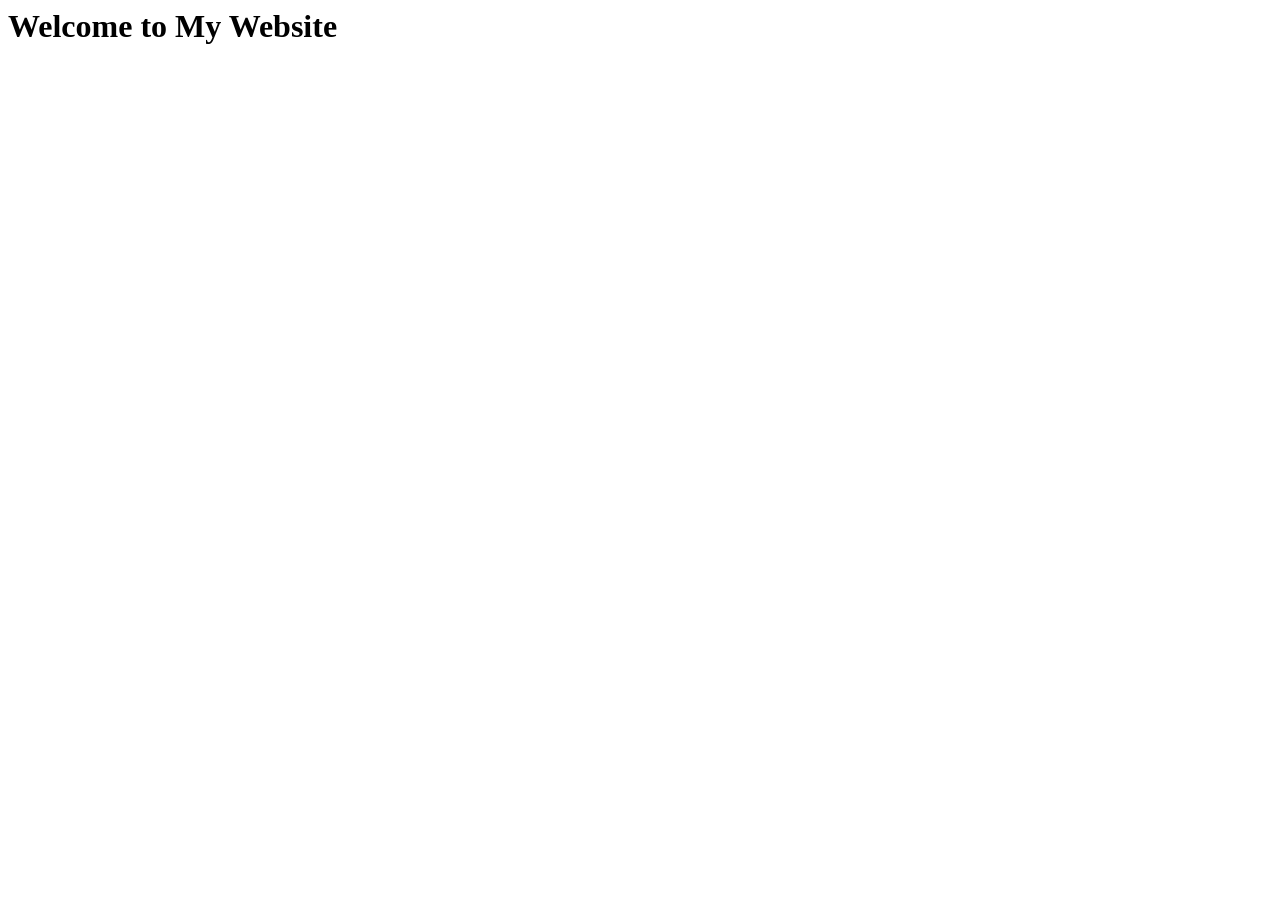
<file: home.html>
<html lang="en">
<head>
    <meta charset="UTF-8">
    <meta name="viewport" content="width=device-width, initial-scale=1.0">
    <title>Document</title>
</head>
<body>
    <h1>Welcome to My Website</h1>
</body>
</html>
</file>
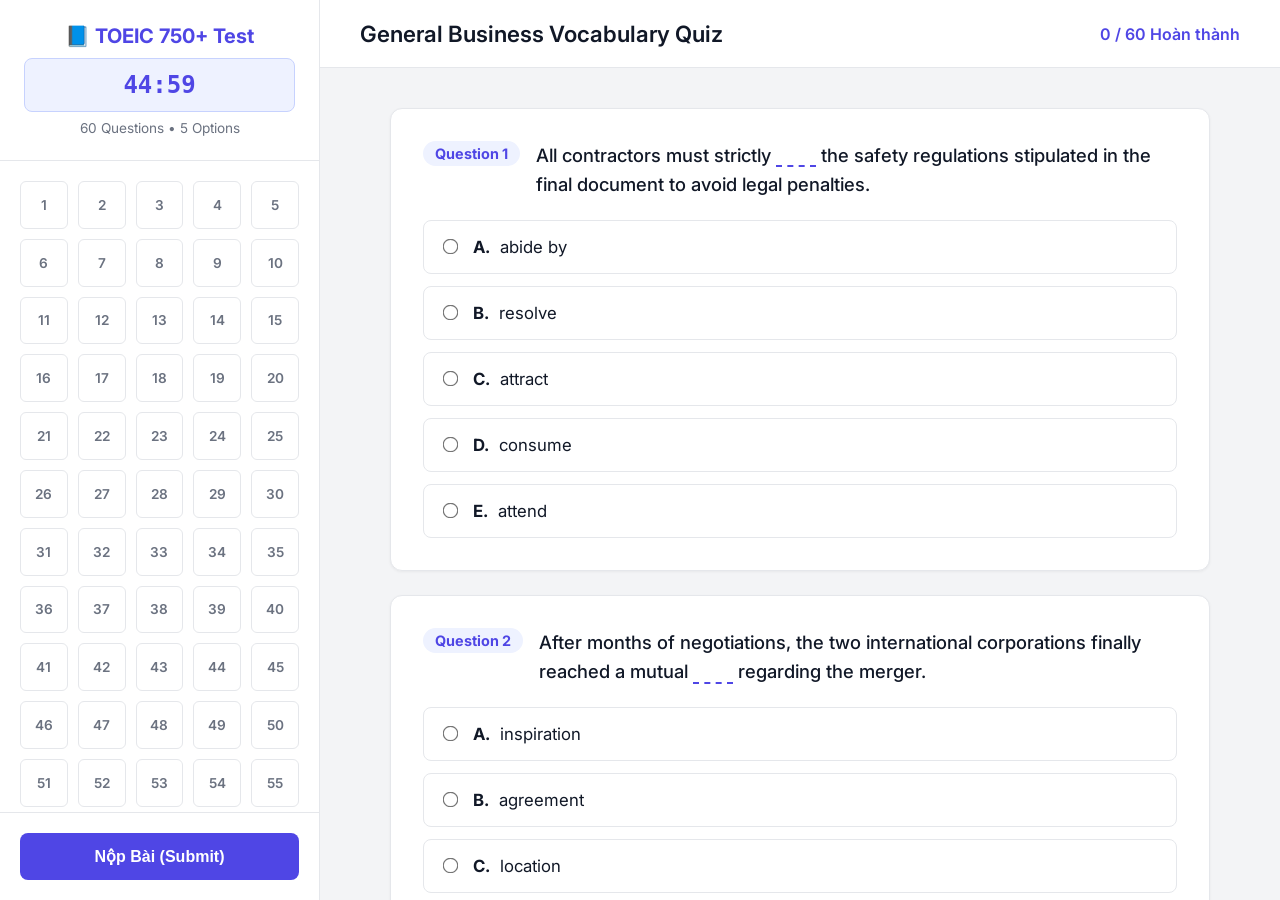
<file: test.html>
<!DOCTYPE html>
<html lang="vi">
<head>
    <meta charset="UTF-8">
    <meta name="viewport" content="width=device-width, initial-scale=1.0">
    <title>TOEIC Vocabulary Test - Aim 750+</title>
    <link href="https://fonts.googleapis.com/css2?family=Inter:wght@400;500;600;700&display=swap" rel="stylesheet">
    <style>
        :root {
            --primary: #4F46E5;
            --primary-hover: #4338CA;
            --success: #10B981;
            --danger: #EF4444;
            --bg-color: #F3F4F6;
            --surface: #FFFFFF;
            --text-main: #111827;
            --text-muted: #6B7280;
            --border: #E5E7EB;
            --sidebar-width: 320px;
        }

        * { box-sizing: border-box; margin: 0; padding: 0; }
        body { font-family: 'Inter', sans-serif; background-color: var(--bg-color); color: var(--text-main); display: flex; height: 100vh; overflow: hidden; }

        /* Sidebar Tracker */
        .sidebar { width: var(--sidebar-width); background: var(--surface); border-right: 1px solid var(--border); display: flex; flex-direction: column; }
        .sidebar-header { padding: 24px; border-bottom: 1px solid var(--border); text-align: center; }
        .sidebar-header h2 { color: var(--primary); font-size: 1.25rem; font-weight: 700; margin-bottom: 10px; }
        
        .timer-box { background: #EEF2FF; color: var(--primary); padding: 12px; border-radius: 8px; font-size: 1.5rem; font-weight: 700; font-family: monospace; display: inline-block; width: 100%; text-align: center; border: 1px solid #C7D2FE;}
        
        .question-tracker { padding: 20px; overflow-y: auto; flex: 1; display: grid; grid-template-columns: repeat(5, 1fr); gap: 10px; align-content: start; }
        .q-dot { width: 100%; aspect-ratio: 1; border-radius: 6px; border: 1px solid var(--border); display: flex; align-items: center; justify-content: center; font-size: 0.85rem; font-weight: 600; color: var(--text-muted); cursor: pointer; transition: 0.2s; background: var(--surface); }
        .q-dot.answered { background: var(--primary); color: white; border-color: var(--primary); }
        .q-dot.correct { background: var(--success); color: white; border-color: var(--success); }
        .q-dot.wrong { background: var(--danger); color: white; border-color: var(--danger); }
        .q-dot:hover { opacity: 0.8; }

        .sidebar-footer { padding: 20px; border-top: 1px solid var(--border); }
        .btn-submit { width: 100%; padding: 14px; background: var(--primary); color: white; border: none; border-radius: 8px; font-size: 1rem; font-weight: 600; cursor: pointer; transition: 0.2s; }
        .btn-submit:hover { background: var(--primary-hover); }
        .btn-submit:disabled { background: var(--text-muted); cursor: not-allowed; }

        /* Main Content */
        .main-wrapper { flex: 1; display: flex; flex-direction: column; overflow-y: auto; position: relative; scroll-behavior: smooth;}
        .topbar { padding: 20px 40px; background: var(--surface); border-bottom: 1px solid var(--border); display: flex; justify-content: space-between; align-items: center; position: sticky; top: 0; z-index: 10; }
        .topbar h1 { font-size: 1.4rem; font-weight: 600; }
        
        /* Result Dashboard (Hidden by default) */
        .result-dashboard { display: none; background: white; padding: 30px; margin: 40px 40px 0 40px; border-radius: 12px; border: 1px solid var(--border); box-shadow: 0 4px 6px -1px rgba(0,0,0,0.1); text-align: center; }
        .result-dashboard h2 { font-size: 2rem; color: var(--text-main); margin-bottom: 10px; }
        .score-circle { width: 120px; height: 120px; border-radius: 50%; background: var(--primary); color: white; display: flex; align-items: center; justify-content: center; font-size: 2.5rem; font-weight: 700; margin: 20px auto; border: 8px solid #EEF2FF; }
        .toeic-estimate { font-size: 1.2rem; color: var(--text-muted); font-weight: 500; }

        .quiz-content { padding: 40px; max-width: 900px; margin: 0 auto; width: 100%; }
        
        /* Question Card */
        .question-card { background: var(--surface); border-radius: 12px; padding: 32px; border: 1px solid var(--border); box-shadow: 0 1px 3px rgba(0,0,0,0.05); margin-bottom: 24px; transition: 0.3s; }
        .question-header { display: flex; gap: 16px; margin-bottom: 20px; align-items: flex-start;}
        .question-number { background: #EEF2FF; color: var(--primary); padding: 4px 12px; border-radius: 20px; font-weight: 700; font-size: 0.9rem; flex-shrink: 0; }
        .question-text { font-size: 1.15rem; font-weight: 500; line-height: 1.6; color: var(--text-main); }
        .question-text u { text-decoration-style: dashed; text-underline-offset: 4px; color: var(--primary); }

        /* Options */
        .options-grid { display: flex; flex-direction: column; gap: 12px; }
        .option-label { display: flex; align-items: center; padding: 16px 20px; border: 1px solid var(--border); border-radius: 8px; cursor: pointer; transition: 0.2s; font-size: 1.05rem; }
        .option-label:hover { background: #F9FAFB; border-color: #D1D5DB; }
        .option-input { margin-right: 16px; transform: scale(1.2); accent-color: var(--primary); cursor: pointer; }
        
        /* Checked State */
        .option-label.selected { border-color: var(--primary); background: #EEF2FF; }
        
        /* Post-Submit States */
        .question-card.status-correct { border: 2px solid var(--success); }
        .question-card.status-wrong { border: 2px solid var(--danger); }
        .option-label.correct-ans { background: #D1FAE5; border-color: var(--success); color: #065F46; font-weight: 600; }
        .option-label.wrong-ans { background: #FEE2E2; border-color: var(--danger); color: #991B1B; text-decoration: line-through;}

    </style>
</head>
<body>

    <aside class="sidebar">
        <div class="sidebar-header">
            <h2>📘 TOEIC 750+ Test</h2>
            <div class="timer-box" id="timer">45:00</div>
            <p style="font-size: 0.85rem; color: var(--text-muted); margin-top: 8px;">60 Questions • 5 Options</p>
        </div>
        <div class="question-tracker" id="tracker">
            </div>
        <div class="sidebar-footer">
            <button class="btn-submit" id="btn-submit" onclick="submitQuiz()">Nộp Bài (Submit)</button>
        </div>
    </aside>

    <main class="main-wrapper" id="main-scroll">
        <header class="topbar">
            <h1>General Business Vocabulary Quiz</h1>
            <span id="progress-text" style="font-weight: 600; color: var(--primary);">0 / 60 Hoàn thành</span>
        </header>

        <div class="result-dashboard" id="result-board">
            <h2>Kết Quả Bài Thi</h2>
            <div class="score-circle" id="score-circle">0/60</div>
            <p class="toeic-estimate" id="score-estimate">Ước tính điểm Reading: ---</p>
            <p style="margin-top: 15px; color: var(--text-muted);">Hãy kéo xuống để xem lại các câu sai (màu đỏ) và đáp án đúng (màu xanh).</p>
        </div>

        <div class="quiz-content" id="quiz-container">
            </div>
    </main>

    <script>
        // Database 60 câu hỏi bao phủ 60 từ vựng. 
        // Đáp án và phương án nhiễu (distractors) đều lấy từ 60 từ vựng L1-L5.
        const quizData = [
            { w: "abide by", q: "All contractors must strictly _______ the safety regulations stipulated in the final document to avoid legal penalties.", o: ["attract", "abide by", "consume", "resolve", "attend"] },
            { w: "agreement", q: "After months of negotiations, the two international corporations finally reached a mutual _______ regarding the merger.", o: ["cancellation", "association", "agreement", "inspiration", "location"] },
            { w: "assurance", q: "The sales director gave his _______ that the delayed shipment would arrive no later than Friday morning.", o: ["assurance", "fad", "substitution", "reputation", "characteristic"] },
            { w: "cancellation", q: "Due to the severe snowstorm, the airline announced the _______ of all outbound flights until further notice.", o: ["arrangement", "persuasion", "cancellation", "session", "competition"] },
            { w: "determine", q: "The outcome of the consumer survey will _______ whether we launch the new product line in Asia next year.", o: ["determine", "accommodate", "imply", "gather", "require"] },
            { w: "engage", q: "It is crucial for modern businesses to _______ their customers through interactive social media campaigns.", o: ["protect", "engage", "avoid", "compare", "register"] },
            { w: "establish", q: "The primary goal of this marketing campaign is to _______ a strong brand identity in the European market.", o: ["evaluate", "establish", "consume", "hold", "demonstrate"] },
            { w: "obligate", q: "The terms of the lease _______ the tenant to pay for any damages caused to the property during their stay.", o: ["obligate", "market", "develop", "consider", "select"] },
            { w: "party", q: "In the event of a dispute, an independent third _______ will be brought in to mediate the negotiation.", o: ["consequence", "party", "strategy", "expiration", "variety"] },
            { w: "provision", q: "The contract contains a specific _______ that outlines the penalties for late delivery of materials.", o: ["satisfaction", "reputation", "provision", "inspiration", "location"] },
            { w: "resolve", q: "The customer service team is trained to _______ client complaints efficiently and professionally.", o: ["resolve", "attract", "attend", "gather", "imply"] },
            { w: "specific", q: "Please be more _______ when outlining the budget requirements for the upcoming IT infrastructure upgrade.", o: ["productive", "overcrowded", "specific", "strong", "characteristic"] },
            { w: "attract", q: "Offering competitive salaries and excellent health benefits is the best way to _______ top talent to our firm.", o: ["evaluate", "attract", "accommodate", "protect", "address"] },
            { w: "compare", q: "Before making a major purchase, consumers frequently _______ prices and features across multiple online platforms.", o: ["compare", "convince", "avoid", "register", "hold"] },
            { w: "competition", q: "Due to fierce _______ in the smartphone industry, companies must constantly innovate to survive.", o: ["competition", "association", "arrangement", "assurance", "cancellation"] },
            { w: "consume", q: "The new manufacturing process is designed to _______ 30% less electricity than the traditional method.", o: ["develop", "consume", "resolve", "select", "obligate"] },
            { w: "convince", q: "The marketing team worked tirelessly to _______ the board of directors that the rebranding strategy would be profitable.", o: ["convince", "require", "determine", "engage", "attend"] },
            { w: "currently", q: "The software development team is _______ working on a patch to fix the security vulnerabilities.", o: ["primarily", "frequently", "currently", "specific", "strong"] },
            { w: "fad", q: "Many analysts initially thought that cryptocurrency was just a passing _______, but it has proven to be a lasting financial asset.", o: ["fad", "reputation", "strategy", "session", "promise"] },
            { w: "inspiration", q: "The lead designer drew _______ from traditional Japanese architecture when creating the new office layout.", o: ["inspiration", "competition", "consequence", "substitution", "agreement"] },
            { w: "market", q: "To increase sales, the company decided to _______ its organic skincare line directly to eco-conscious millennials.", o: ["market", "evaluate", "gather", "protect", "accommodate"] },
            { w: "persuasion", q: "Closing a multi-million dollar deal requires not only facts and figures but also a great deal of _______.", o: ["persuasion", "expiration", "variety", "location", "provision"] },
            { w: "productive", q: "The seminar provided employees with highly _______ techniques for managing their time and reducing workplace stress.", o: ["productive", "overcrowded", "specific", "characteristic", "strong"] },
            { w: "satisfaction", q: "We guarantee 100% customer _______, or we will refund your purchase within 30 days without any questions.", o: ["satisfaction", "association", "arrangement", "fad", "party"] },
            { w: "characteristic", q: "A key _______ of a successful entrepreneur is the ability to adapt quickly to changing market conditions.", o: ["consequence", "characteristic", "strategy", "reputation", "location"] },
            { w: "consequence", q: "The immediate _______ of the interest rate hike was a sharp decline in consumer spending.", o: ["competition", "consequence", "provision", "cancellation", "assurance"] },
            { w: "consider", q: "The management board will _______ all submitted proposals before making a final decision next Monday.", o: ["consider", "establish", "imply", "resolve", "attend"] },
            { w: "cover", q: "Does the standard manufacturer's warranty _______ accidental liquid damage to the laptop?", o: ["cover", "avoid", "develop", "require", "attract"] },
            { w: "expiration", q: "Please renew your membership before the _______ date to ensure uninterrupted access to the facility.", o: ["expiration", "fad", "inspiration", "substitution", "session"] },
            { w: "frequently", q: "To ensure system stability, the IT department _______ backs up all critical database servers.", o: ["currently", "primarily", "frequently", "specific", "productive"] },
            { w: "imply", q: "Although the CEO did not say it directly, his remarks seemed to _______ that layoffs were imminent.", o: ["imply", "demonstrate", "gather", "select", "obligate"] },
            { w: "promise", q: "A warranty is essentially a legally binding _______ from the manufacturer to repair or replace defective goods.", o: ["promise", "arrangement", "competition", "satisfaction", "party"] },
            { w: "protect", q: "The new data encryption software is specifically designed to _______ sensitive client information from cyberattacks.", o: ["protect", "consume", "evaluate", "convince", "address"] },
            { w: "reputation", q: "It takes years to build a solid corporate _______, but only a single scandal to destroy it completely.", o: ["reputation", "characteristic", "association", "location", "fad"] },
            { w: "require", q: "The new building codes _______ that all commercial structures have advanced fire suppression systems.", o: ["require", "compare", "market", "hold", "determine"] },
            { w: "variety", q: "The supermarket offers a wide _______ of imported wines and artisanal cheeses from around the world.", o: ["variety", "strategy", "consequence", "cancellation", "agreement"] },
            { w: "address", q: "The CEO held an emergency meeting to _______ the growing concerns among shareholders regarding the quarterly losses.", o: ["address", "accommodate", "register", "engage", "resolve"] },
            { w: "avoid", q: "To _______ unnecessary delays in production, the factory manager ordered spare parts well in advance.", o: ["avoid", "protect", "imply", "establish", "attract"] },
            { w: "demonstrate", q: "During the trade show, the sales representative will _______ how the new vacuum cleaner operates.", o: ["demonstrate", "require", "consider", "consume", "compare"] },
            { w: "develop", q: "Our research and development team is working hard to _______ a more efficient battery for electric vehicles.", o: ["develop", "obligate", "attend", "gather", "market"] },
            { w: "evaluate", q: "At the end of the probationary period, the HR manager will _______ the new employee's overall performance.", o: ["evaluate", "determine", "resolve", "address", "convince"] },
            { w: "gather", q: "Before launching the new app, the marketing team must _______ extensive data on user preferences and habits.", o: ["gather", "cover", "select", "hold", "imply"] },
            { w: "offer", q: "To remain competitive, the telecommunications company decided to _______ a special discount to all first-time subscribers.", o: ["offer", "attend", "avoid", "protect", "require"] },
            { w: "primarily", q: "The marketing budget is _______ allocated to digital advertising, with only a small portion going to print media.", o: ["frequently", "currently", "primarily", "specific", "strong"] },
            { w: "risk", q: "Investing heavily in a single volatile stock carries a high level of financial _______.", o: ["risk", "promise", "variety", "reputation", "competition"] },
            { w: "strategy", q: "The consultant suggested a new pricing _______ to help the company penetrate the highly competitive Asian market.", o: ["strategy", "arrangement", "association", "cancellation", "assurance"] },
            { w: "strong", q: "Despite the recent economic downturn, the real estate market in this region remains surprisingly _______.", o: ["strong", "productive", "overcrowded", "specific", "characteristic"] },
            { w: "substitution", q: "Because of the supply chain disruption, the chef had to use a _______ for the imported truffle oil.", o: ["substitution", "inspiration", "expiration", "session", "party"] },
            { w: "accommodate", q: "The newly renovated conference hall is spacious enough to _______ up to 500 attendees comfortably.", o: ["accommodate", "evaluate", "demonstrate", "address", "establish"] },
            { w: "arrangement", q: "My executive assistant has made every necessary travel _______ for my upcoming business trip to Tokyo.", o: ["arrangement", "agreement", "provision", "satisfaction", "persuasion"] },
            { w: "association", q: "Membership in a professional _______ can provide valuable networking opportunities and career advancement.", o: ["association", "reputation", "consequence", "fad", "location"] },
            { w: "attend", q: "All department managers are strictly required to _______ the leadership training seminar this weekend.", o: ["attend", "gather", "register", "engage", "consume"] },
            { w: "get in touch", q: "If you have any further questions regarding the policy, please _______ with our customer support team.", o: ["get in touch", "abide by", "take part in", "evaluate", "determine"] },
            { w: "hold", q: "The board of directors decided to _______ the annual general meeting at the downtown convention center.", o: ["hold", "cover", "require", "avoid", "market"] },
            { w: "location", q: "The retail chain is currently scouting for a prime _______ to open its flagship store in the city.", o: ["location", "competition", "strategy", "variety", "risk"] },
            { w: "overcrowded", q: "Because they sold too many tickets, the exhibition hall became extremely _______ and uncomfortable.", o: ["overcrowded", "productive", "specific", "strong", "characteristic"] },
            { w: "register", q: "Participants who wish to join the workshop must _______ online by the end of the week to secure a seat.", o: ["register", "select", "consider", "compare", "resolve"] },
            { w: "select", q: "The hiring committee will _______ three top candidates from the pool of applicants for a final interview.", o: ["select", "gather", "address", "obligate", "imply"] },
            { w: "session", q: "The afternoon training _______ will focus on improving negotiation skills and conflict resolution.", o: ["session", "substitution", "cancellation", "assurance", "promise"] },
            { w: "take part in", q: "We strongly encourage all employees to _______ the upcoming charity marathon sponsored by the company.", o: ["take part in", "get in touch", "abide by", "demonstrate", "convince"] }
        ];

        // Trộn mảng (Shuffle)
        function shuffle(array) {
            for (let i = array.length - 1; i > 0; i--) {
                const j = Math.floor(Math.random() * (i + 1));
                [array[i], array[j]] = [array[j], array[i]];
            }
            return array;
        }

        // Khởi tạo Quiz
        let userAnswers = new Array(quizData.length).fill(null);
        let isSubmitted = false;

        const quizContainer = document.getElementById('quiz-container');
        const tracker = document.getElementById('tracker');
        const progressText = document.getElementById('progress-text');
        const btnSubmit = document.getElementById('btn-submit');

        function initQuiz() {
            quizData.forEach((item, index) => {
                // Shuffle options for each question
                item.o = shuffle([...item.o]);

                // Render Tracker Dot
                const dot = document.createElement('div');
                dot.className = 'q-dot';
                dot.id = `dot-${index}`;
                dot.textContent = index + 1;
                dot.onclick = () => document.getElementById(`q-${index}`).scrollIntoView({behavior: 'smooth', block: 'center'});
                tracker.appendChild(dot);

                // Render Question Card
                const card = document.createElement('div');
                card.className = 'question-card';
                card.id = `q-${index}`;

                // Process Question Text (Replace blank with underline)
                const qText = item.q.replace('_______', '<u>&nbsp;&nbsp;&nbsp;&nbsp;&nbsp;&nbsp;&nbsp;&nbsp;</u>');

                let optionsHTML = '';
                const labels = ['A', 'B', 'C', 'D', 'E'];
                
                item.o.forEach((opt, oIndex) => {
                    optionsHTML += `
                        <label class="option-label" id="label-${index}-${oIndex}">
                            <input type="radio" name="q${index}" class="option-input" value="${opt}" onchange="selectAnswer(${index}, '${opt}', ${oIndex})">
                            <strong>${labels[oIndex]}.</strong> &nbsp; ${opt}
                        </label>
                    `;
                });

                card.innerHTML = `
                    <div class="question-header">
                        <span class="question-number">Question ${index + 1}</span>
                        <div class="question-text">${qText}</div>
                    </div>
                    <div class="options-grid">
                        ${optionsHTML}
                    </div>
                `;
                quizContainer.appendChild(card);
            });
        }

        function selectAnswer(qIndex, selectedValue, oIndex) {
            if (isSubmitted) return;

            userAnswers[qIndex] = selectedValue;
            
            // Update Tracker
            document.getElementById(`dot-${qIndex}`).classList.add('answered');

            // Update Progress Text
            const answeredCount = userAnswers.filter(a => a !== null).length;
            progressText.textContent = `${answeredCount} / 60 Hoàn thành`;

            // Style options
            const labels = document.querySelectorAll(`input[name="q${qIndex}"]`);
            labels.forEach((radio, idx) => {
                const label = document.getElementById(`label-${qIndex}-${idx}`);
                if(radio.checked) {
                    label.classList.add('selected');
                } else {
                    label.classList.remove('selected');
                }
            });
        }

        function submitQuiz() {
            if (isSubmitted) return;

            const answeredCount = userAnswers.filter(a => a !== null).length;
            if (answeredCount < 60) {
                const confirmSubmit = confirm(`Bạn mới làm ${answeredCount}/60 câu. Bạn có chắc chắn muốn nộp bài không?`);
                if (!confirmSubmit) return;
            }

            isSubmitted = true;
            clearInterval(timerInterval);
            btnSubmit.disabled = true;
            btnSubmit.textContent = "Đã Nộp Bài";

            let score = 0;

            quizData.forEach((item, index) => {
                const card = document.getElementById(`q-${index}`);
                const dot = document.getElementById(`dot-${index}`);
                const userAnswer = userAnswers[index];
                const correctAnswer = item.w;

                // Disable all inputs
                const inputs = document.querySelectorAll(`input[name="q${index}"]`);
                inputs.forEach(input => input.disabled = true);

                if (userAnswer === correctAnswer) {
                    score++;
                    card.classList.add('status-correct');
                    dot.className = 'q-dot correct';
                } else {
                    card.classList.add('status-wrong');
                    dot.className = 'q-dot wrong';
                }

                // Highlight options
                item.o.forEach((opt, oIndex) => {
                    const label = document.getElementById(`label-${index}-${oIndex}`);
                    label.classList.remove('selected');
                    
                    if (opt === correctAnswer) {
                        label.classList.add('correct-ans'); // Đáp án đúng luôn xanh
                    } else if (opt === userAnswer && userAnswer !== correctAnswer) {
                        label.classList.add('wrong-ans'); // Đáp án sai mà user chọn thì đỏ, gạch ngang
                    }
                });
            });

            // Show Result Dashboard
            const resultBoard = document.getElementById('result-board');
            resultBoard.style.display = 'block';
            document.getElementById('score-circle').textContent = `${score}/60`;
            
            // Calculate TOEIC Estimate (Rough estimation for Reading Part 5/6)
            // 60 questions max roughly scales to 495
            const toeicEstimate = Math.round((score / 60) * 495);
            let feedback = toeicEstimate >= 350 ? "Tuyệt vời! Từ vựng của bạn rất vững." : "Hãy ôn tập lại các từ vựng bị sai nhé!";
            document.getElementById('score-estimate').innerHTML = `Ước tính điểm Reading quy đổi: <strong style="color:var(--primary); font-size:1.4rem;">${toeicEstimate}/495</strong><br><span style="font-size:0.95rem">${feedback}</span>`;

            // Scroll to top
            document.getElementById('main-scroll').scrollTo({top: 0, behavior: 'smooth'});
        }

        // Timer Logic (45 minutes)
        let timeRemaining = 45 * 60; 
        const timerDisplay = document.getElementById('timer');
        
        const timerInterval = setInterval(() => {
            if(isSubmitted) return;
            timeRemaining--;
            
            let minutes = Math.floor(timeRemaining / 60);
            let seconds = timeRemaining % 60;
            
            if (minutes < 10) minutes = "0" + minutes;
            if (seconds < 10) seconds = "0" + seconds;
            
            timerDisplay.textContent = `${minutes}:${seconds}`;

            if (timeRemaining <= 0) {
                clearInterval(timerInterval);
                alert("Hết giờ! Hệ thống sẽ tự động nộp bài.");
                submitQuiz();
            }
        }, 1000);

        // Run Init
        initQuiz();

    </script>
</body>
</html>
</file>
